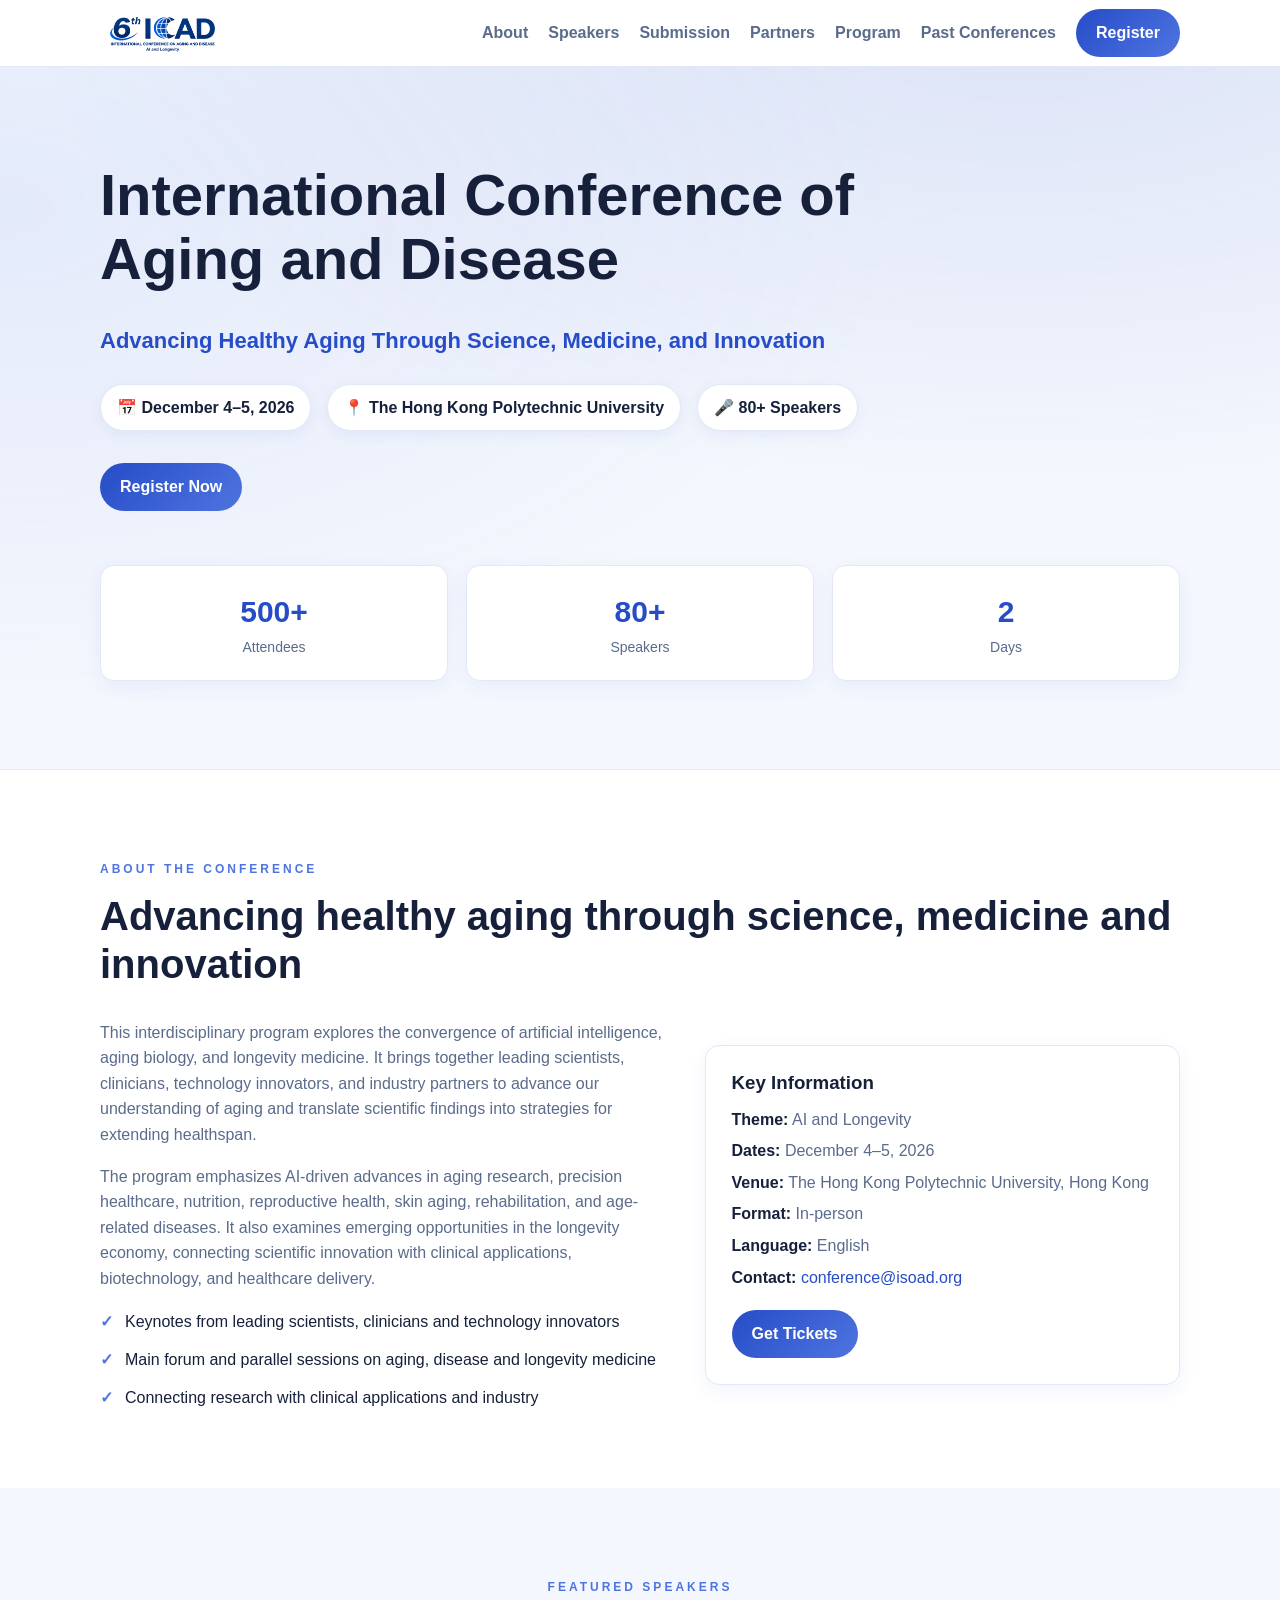
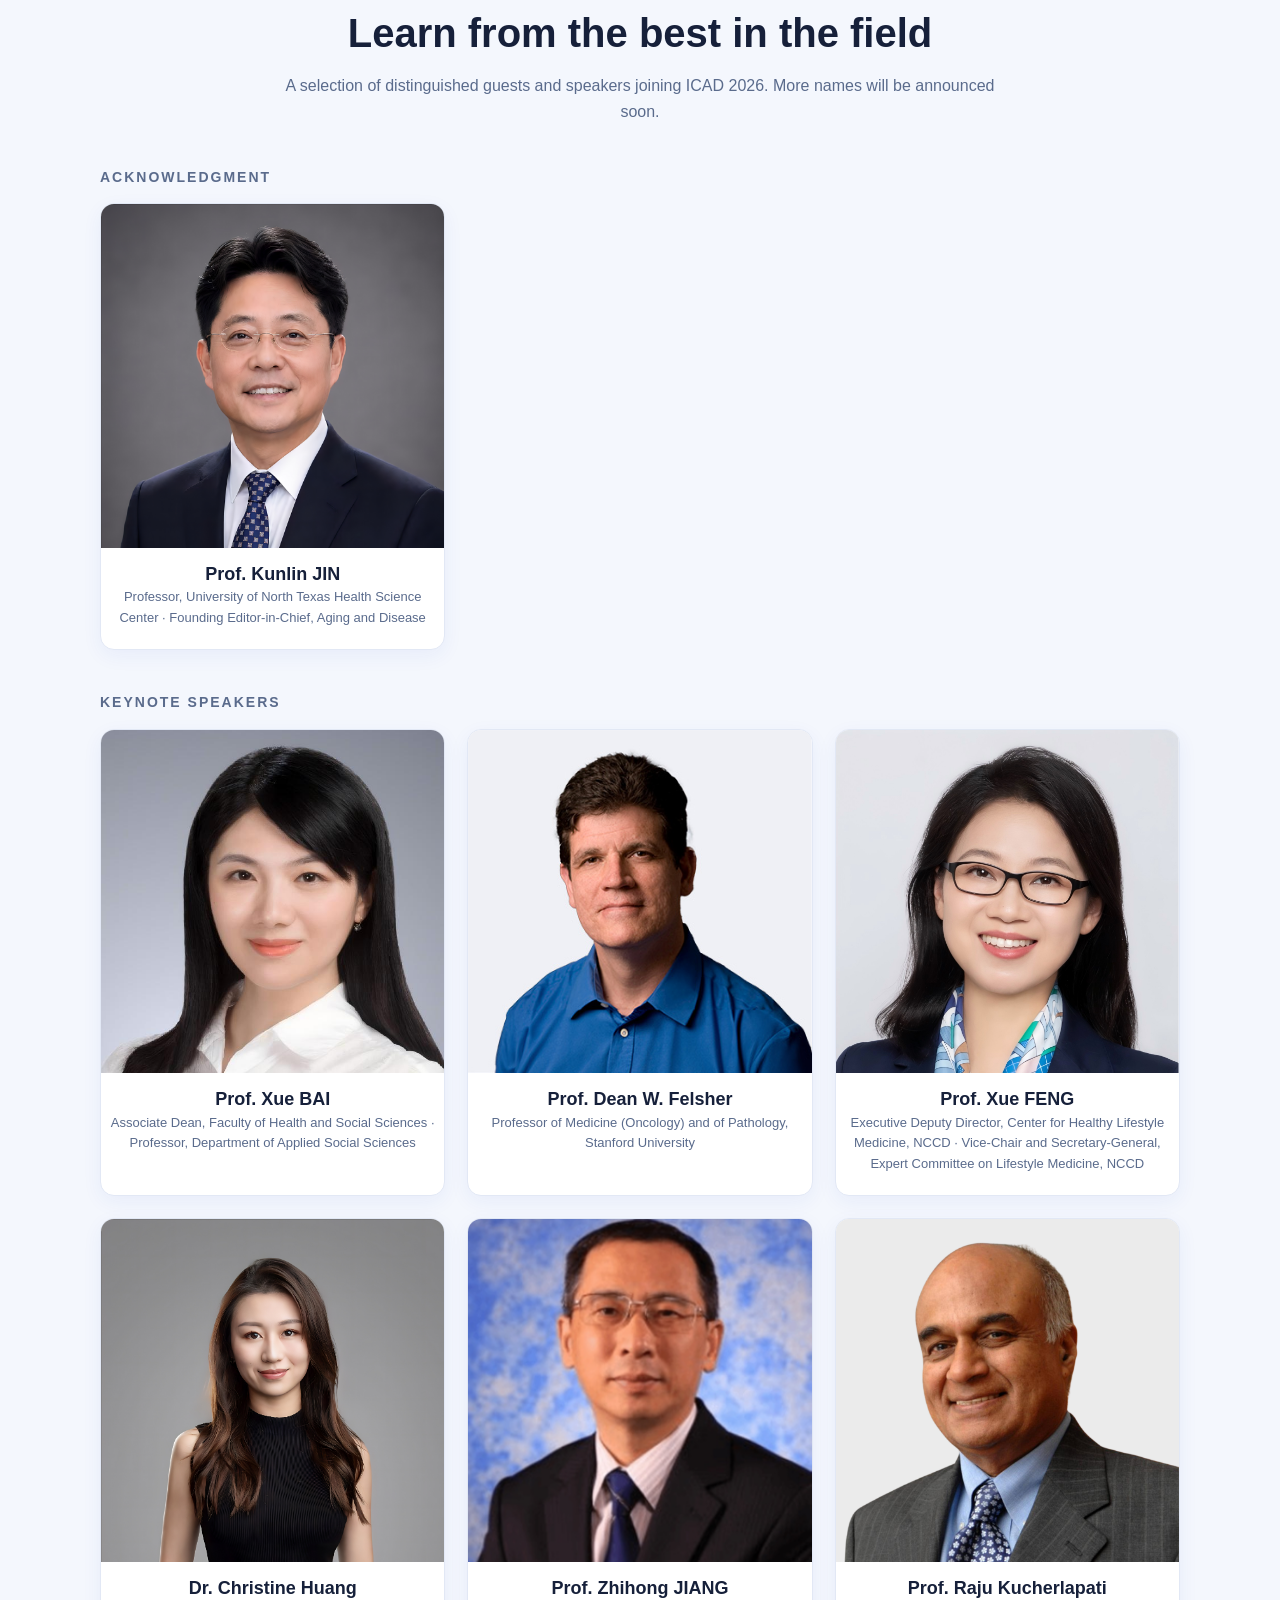
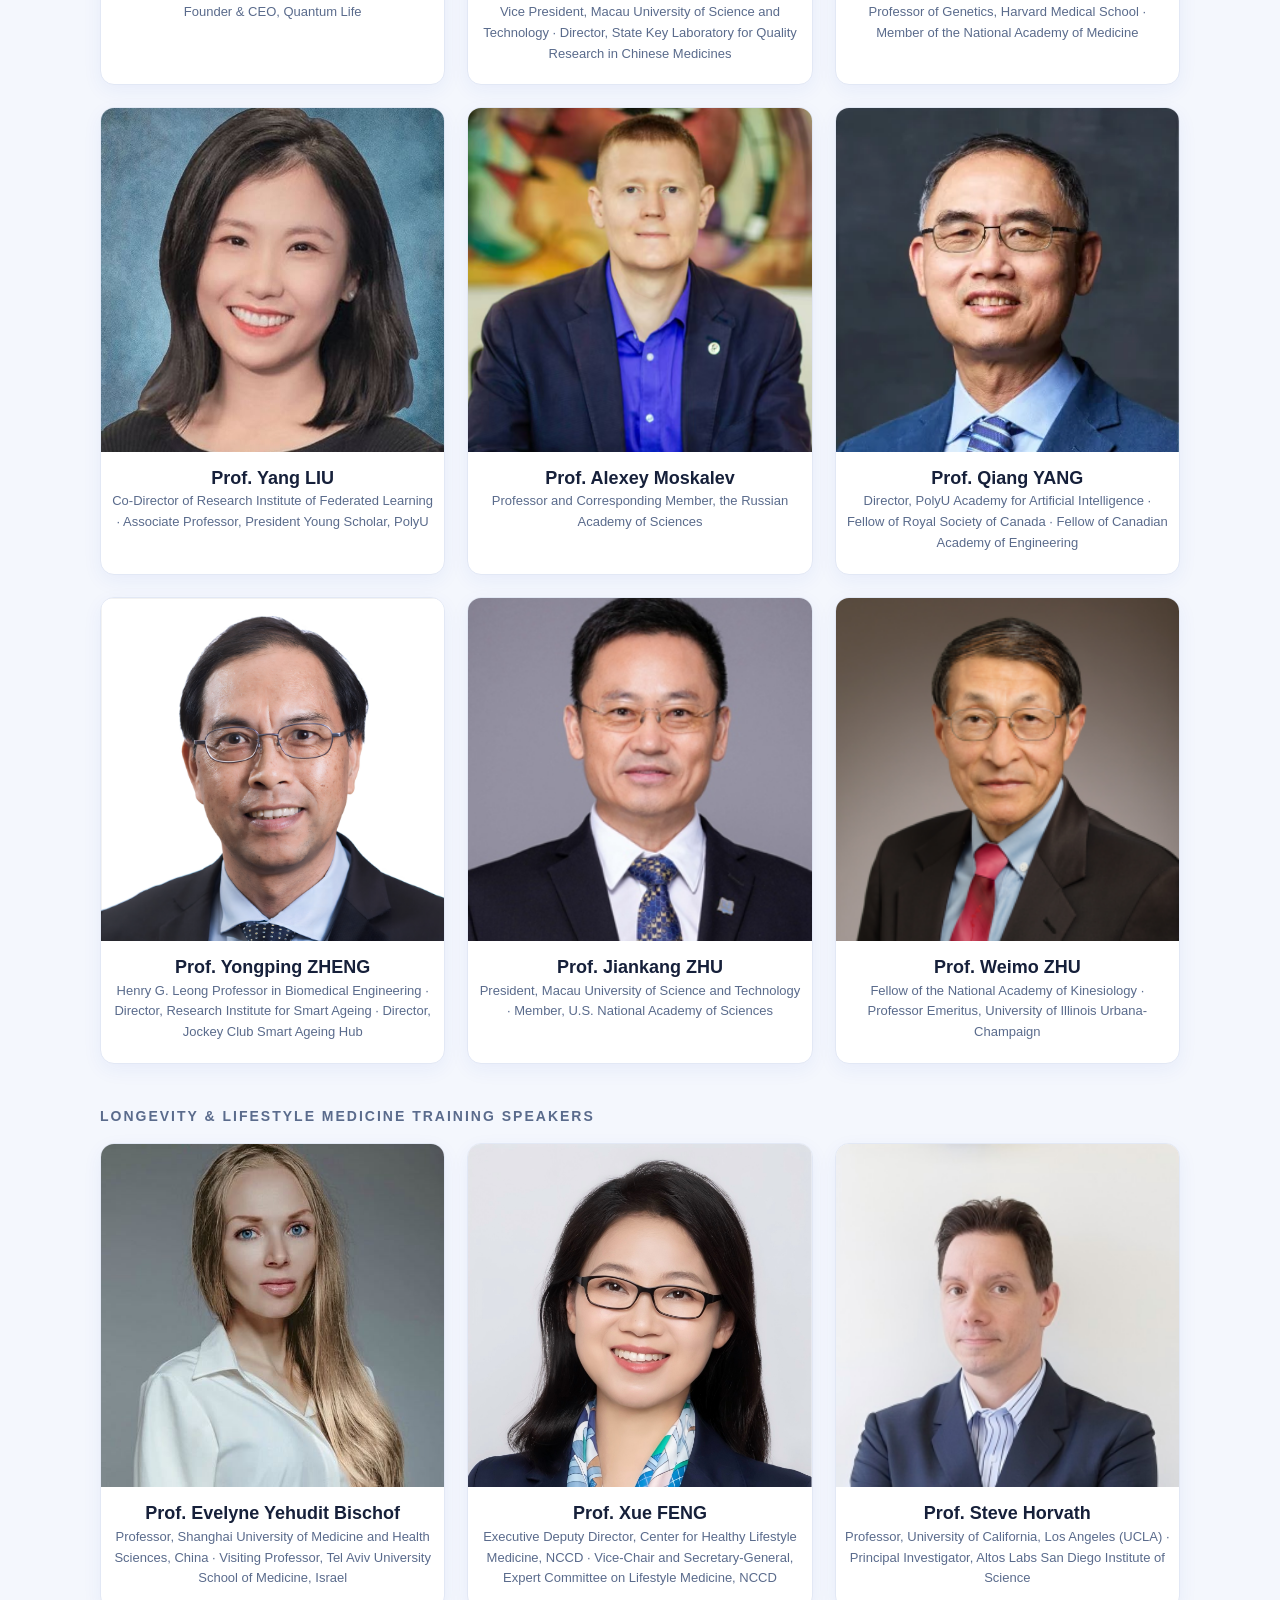
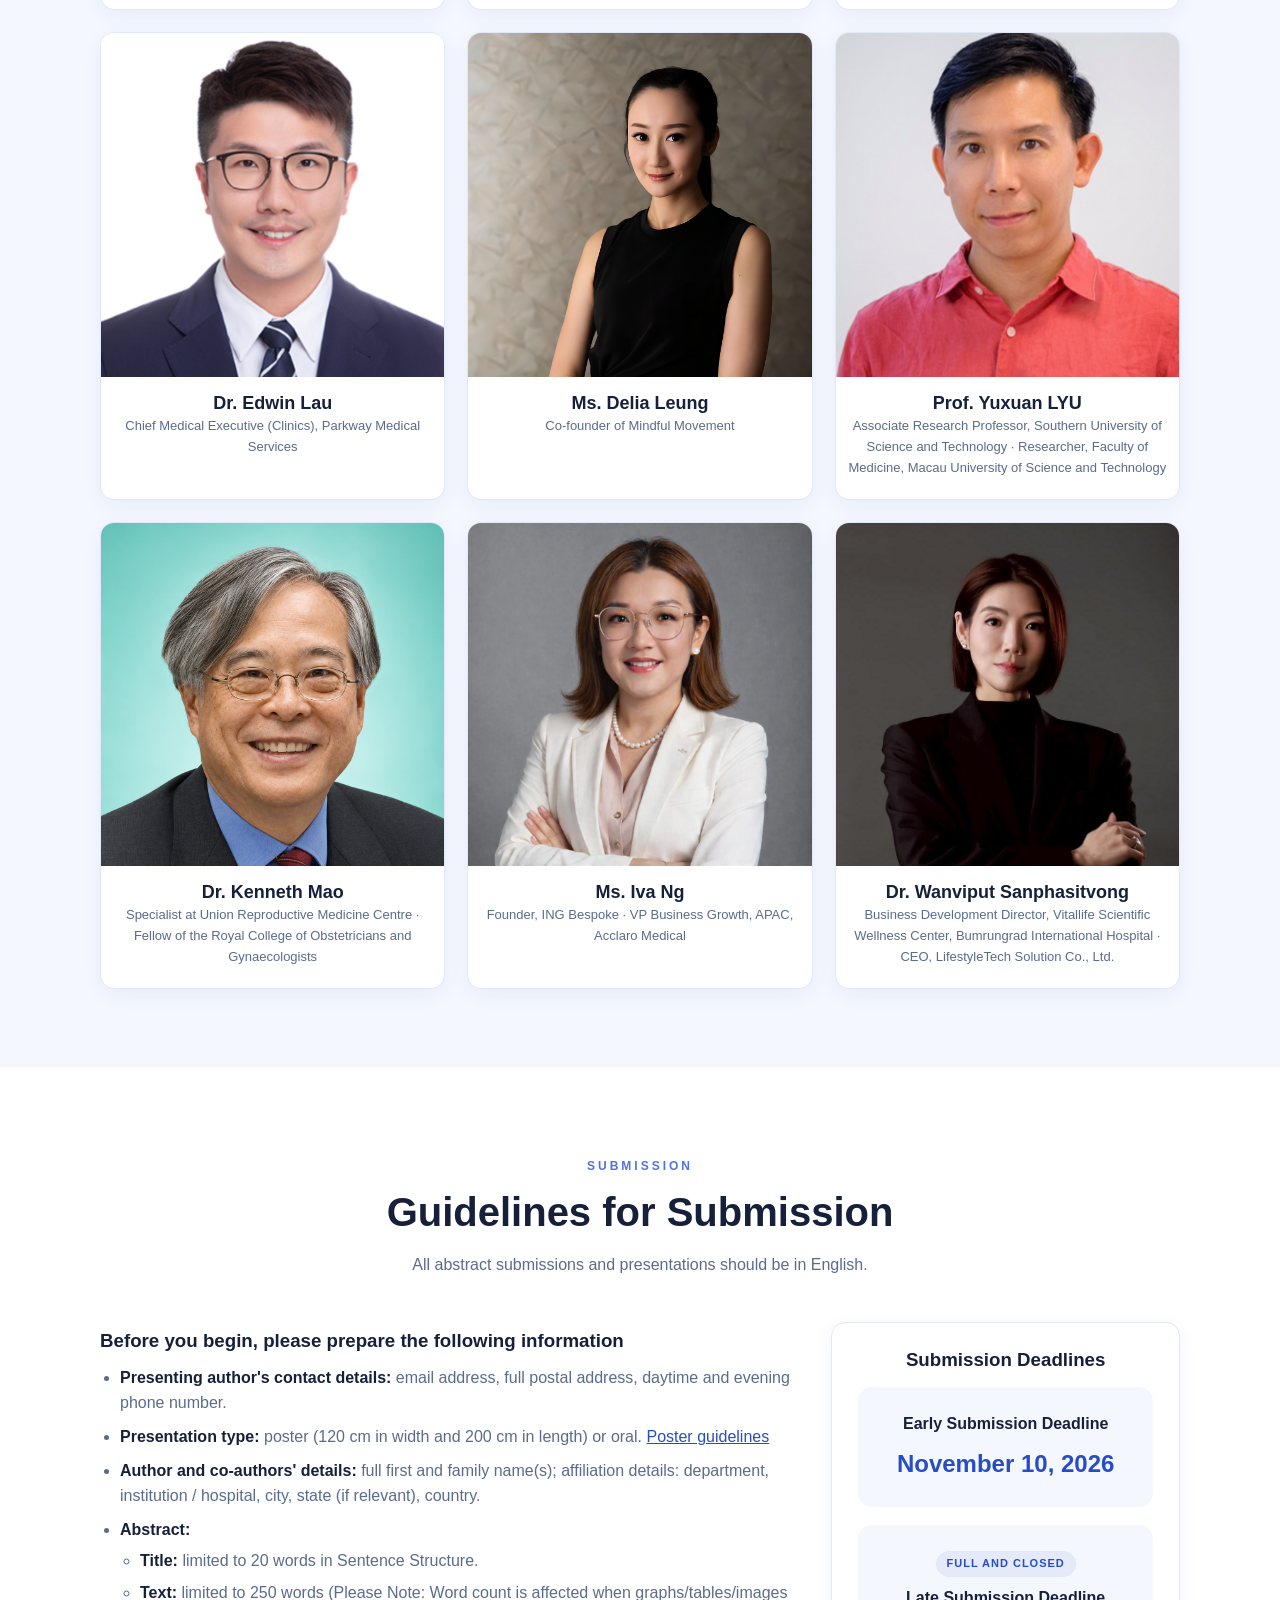
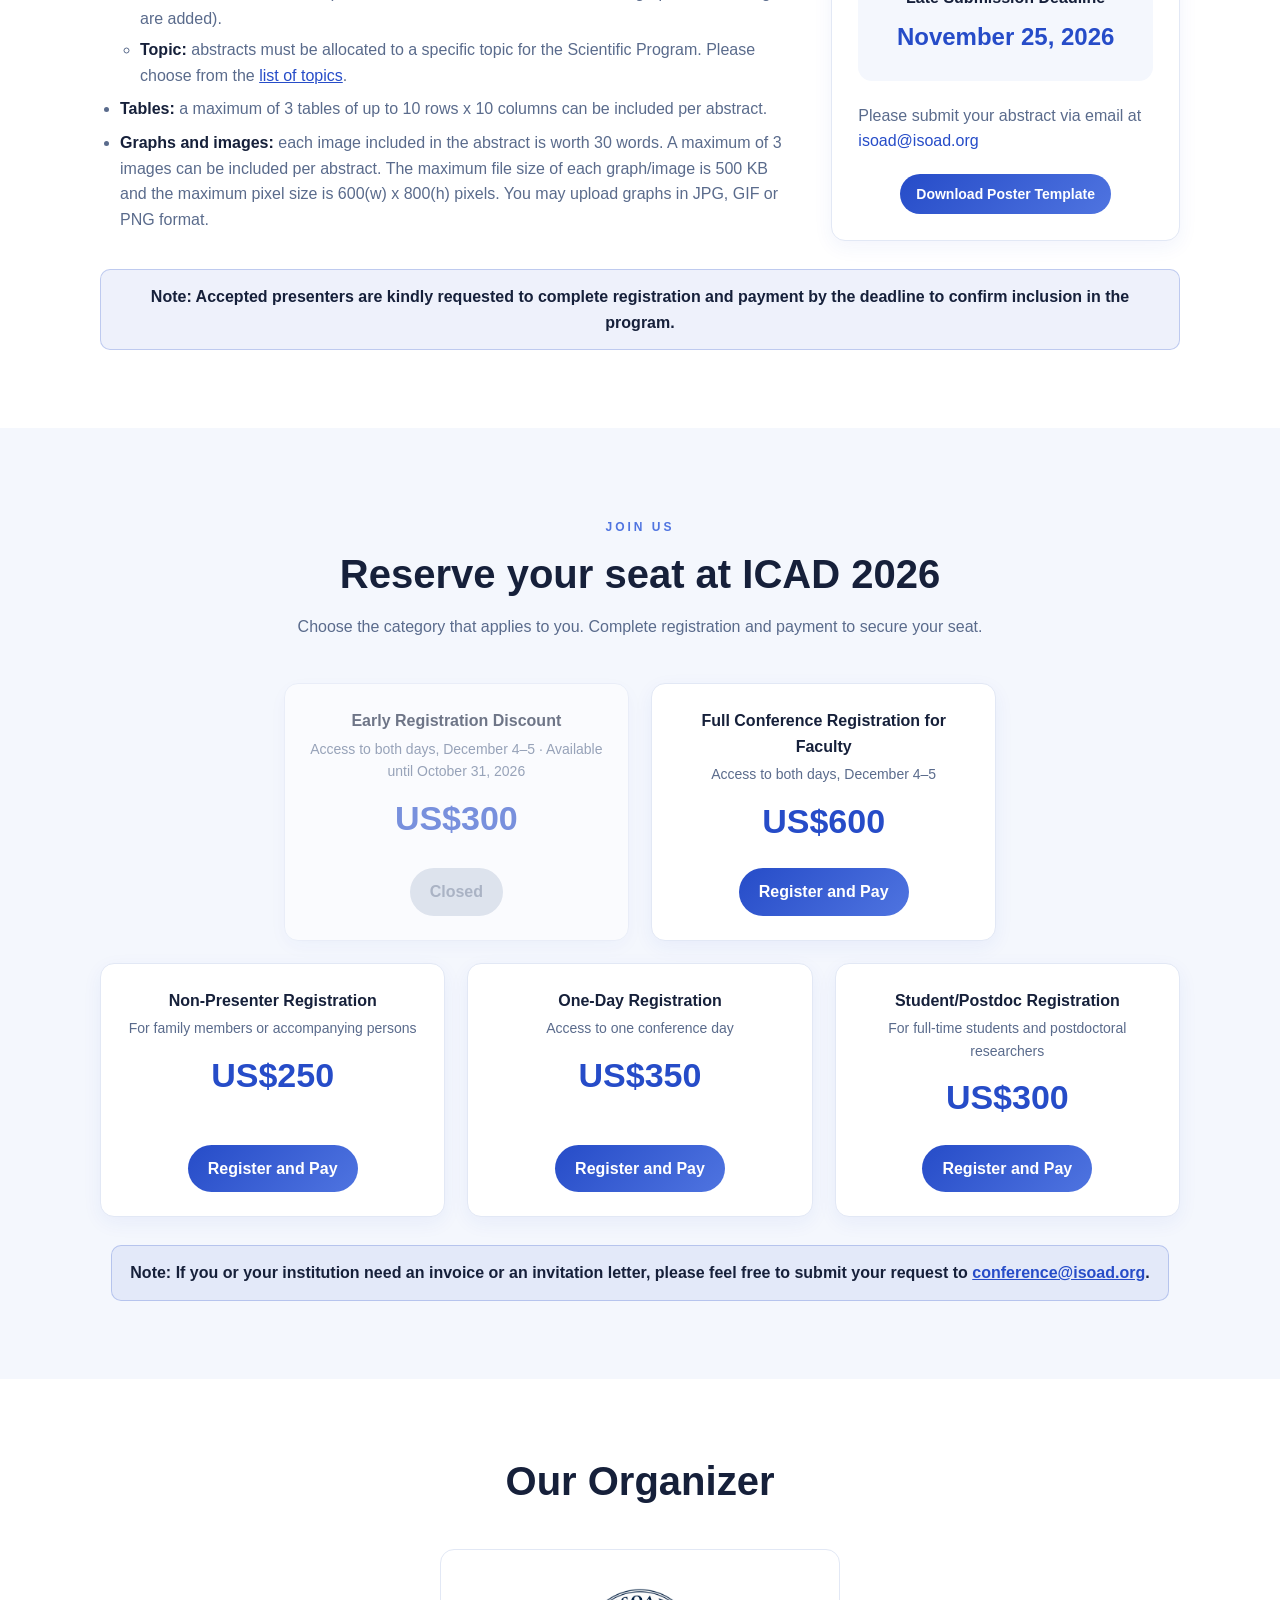
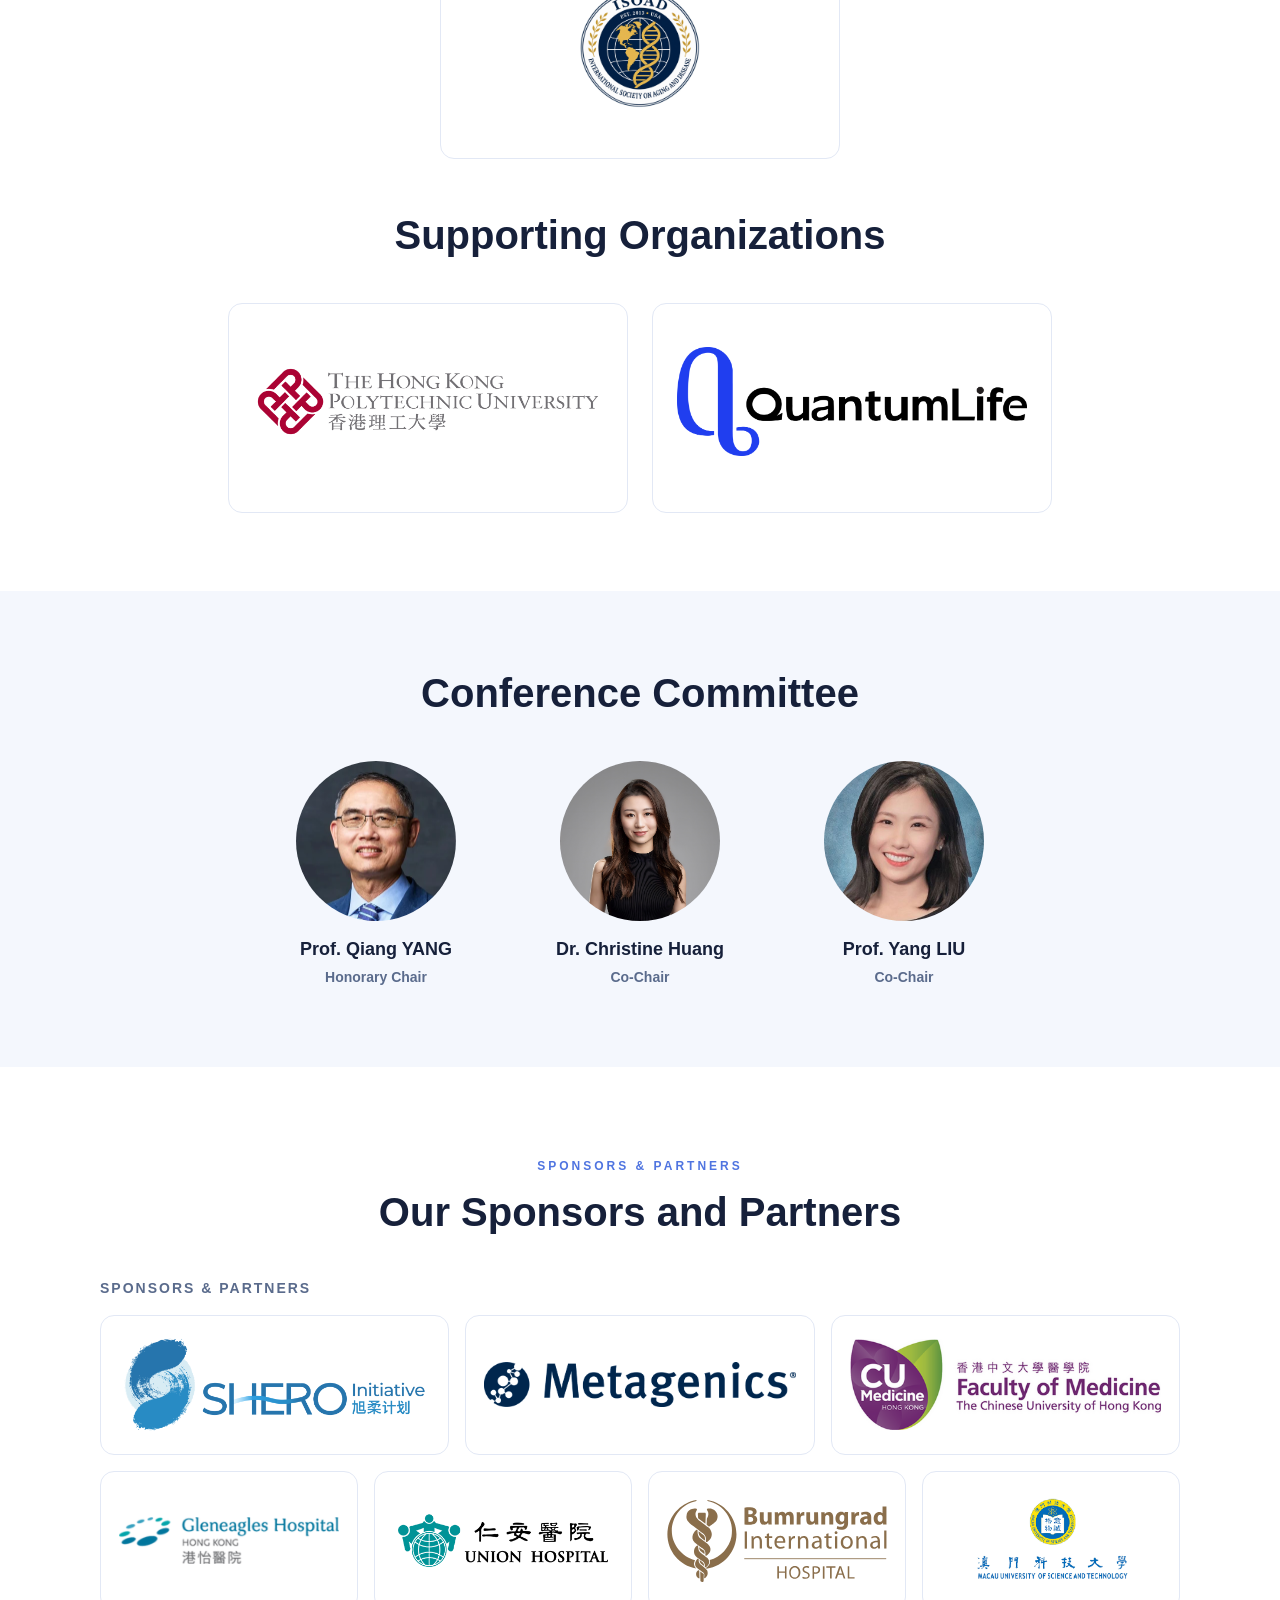
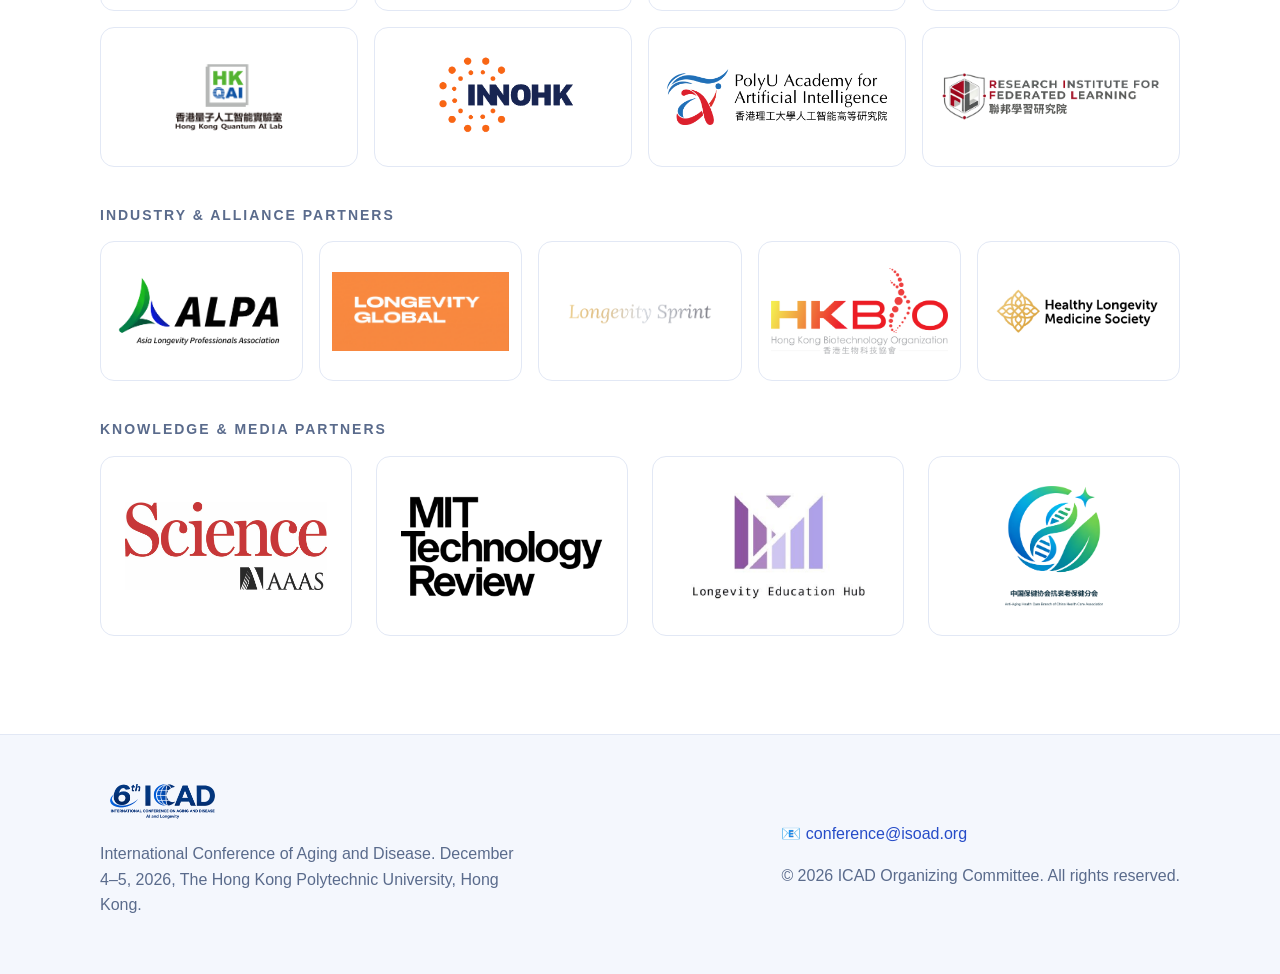
<file: index.html>
<!DOCTYPE html>
<html lang="en">
<head>
  <meta charset="UTF-8" />
  <meta name="viewport" content="width=device-width, initial-scale=1.0" />
  <title>ICAD 2026 — International Conference of Aging and Disease · AI and Longevity</title>
  <meta name="description" content="ICAD 2026: AI and Longevity — Advancing Healthy Aging Through Science, Medicine, and Innovation. December 4–5, 2026, The Hong Kong Polytechnic University, Hong Kong." />
  <link rel="stylesheet" href="css/style.css" />
</head>
<body>
  <!-- Header -->
  <header class="site-header">
    <div class="container nav">
      <a class="brand" href="index.html">
        <img class="brand-img" src="images/icon.png" alt="ICAD 2026" />
      </a>
      <button class="nav-toggle" aria-label="Toggle navigation" data-nav-toggle>☰</button>
      <ul class="nav-links" id="navLinks">
        <li><a href="#about">About</a></li>
        <li><a href="#speakers">Speakers</a></li>
        <li><a href="#submission">Submission</a></li>
        <li><a href="#organizers">Partners</a></li>
        <li><a href="program.html">Program</a></li>
        <li><a href="past.html">Past Conferences</a></li>
        <li><a href="#register" class="btn">Register</a></li>
      </ul>
    </div>
  </header>

  <!-- Hero -->
  <section class="hero">
    <div class="container">
      <!-- <p class="eyebrow">Theme · AI and Longevity</p> -->
      <h1>International Conference of<br />Aging and Disease</h1>
      <p class="hero-sub">Advancing Healthy Aging Through Science, Medicine, and Innovation</p>
      <div class="hero-meta">
        <span class="meta-pill">📅 December 4–5, 2026</span>
        <span class="meta-pill">📍 The Hong Kong Polytechnic University</span>
        <span class="meta-pill">🎤 80+ Speakers</span>
      </div>
      <div class="hero-actions">
        <a href="#register" class="btn">Register Now</a>
        <!-- <a href="program.html" class="btn ghost">View Program</a> -->
      </div>

      <div class="stats">
        <div class="stat"><div class="num">500+</div><div class="label">Attendees</div></div>
        <div class="stat"><div class="num">80+</div><div class="label">Speakers</div></div>
        <!-- <div class="stat"><div class="num">8</div><div class="label">Sessions</div></div> -->
        <div class="stat"><div class="num">2</div><div class="label">Days</div></div>
      </div>
    </div>
  </section>

  <!-- About -->
  <section id="about">
    <div class="container">
      <div class="about-head">
        <p class="eyebrow">About the Conference</p>
        <h2>Advancing healthy aging through science, medicine and innovation</h2>
      </div>
      <div class="about-grid">
        <div>
          <p class="muted" style="margin-top:0;">This interdisciplinary program explores the convergence of artificial intelligence, aging biology, and longevity medicine. It brings together leading scientists, clinicians, technology innovators, and industry partners to advance our understanding of aging and translate scientific findings into strategies for extending healthspan.</p>
          <p class="muted">The program emphasizes AI-driven advances in aging research, precision healthcare, nutrition, reproductive health, skin aging, rehabilitation, and age-related diseases. It also examines emerging opportunities in the longevity economy, connecting scientific innovation with clinical applications, biotechnology, and healthcare delivery.</p>
          <ul class="about-list">
            <li><span class="tick">✓</span><span>Keynotes from leading scientists, clinicians and technology innovators</span></li>
            <li><span class="tick">✓</span><span>Main forum and parallel sessions on aging, disease and longevity medicine</span></li>
            <li><span class="tick">✓</span><span>Connecting research with clinical applications and industry</span></li>
          </ul>
        </div>
        <div class="card" style="padding:26px;">
          <h3>Key Information</h3>
          <p class="muted" style="margin:6px 0;"><strong style="color:var(--text)">Theme:</strong> AI and Longevity</p>
          <p class="muted" style="margin:6px 0;"><strong style="color:var(--text)">Dates:</strong> December 4–5, 2026</p>
          <p class="muted" style="margin:6px 0;"><strong style="color:var(--text)">Venue:</strong> The Hong Kong Polytechnic University, Hong Kong</p>
          <p class="muted" style="margin:6px 0;"><strong style="color:var(--text)">Format:</strong> In-person</p>
          <p class="muted" style="margin:6px 0;"><strong style="color:var(--text)">Language:</strong> English</p>
          <p class="muted" style="margin:6px 0;"><strong style="color:var(--text)">Contact:</strong> <a href="mailto:conference@isoad.org">conference@isoad.org</a></p>
          <a href="#register" class="btn" style="margin-top:14px;">Get Tickets</a>
        </div>
      </div>
    </div>
  </section>

  <!-- Speakers -->
  <section id="speakers" style="background:var(--bg-soft);">
    <div class="container">
      <div class="section-head">
        <p class="eyebrow">Featured Speakers</p>
        <h2>Learn from the best in the field</h2>
        <p class="muted">A selection of distinguished guests and speakers joining ICAD 2026. More names will be announced soon.</p>
      </div>
      <div id="speakers-grid"></div>
    </div>
  </section>

  <!-- Submission -->
  <section id="submission">
    <div class="container">
      <div class="section-head">
        <p class="eyebrow">Submission</p>
        <h2>Guidelines for Submission</h2>
        <p class="muted">All abstract submissions and presentations should be in English.</p>
      </div>
      <div class="about-grid wide-left">
        <div>
          <h3>Before you begin, please prepare the following information</h3>
          <ul class="muted" style="margin:10px 0 0;padding-left:20px;display:grid;gap:8px;">
            <li><strong style="color:var(--text)">Presenting author's contact details:</strong> email address, full postal address, daytime and evening phone number.</li>
            <li><strong style="color:var(--text)">Presentation type:</strong> poster (120 cm in width and 200 cm in length) or oral. <button type="button" class="link-btn" popovertarget="poster-guidelines">Poster guidelines</button>
              <div id="poster-guidelines" class="topic-popover" popover>
                <div class="topic-popover-head">
                  <h3>Poster Template &amp; Submission</h3>
                  <button type="button" class="topic-popover-close" popovertarget="poster-guidelines" popovertargetaction="hide" aria-label="Close">×</button>
                </div>
                <ul>
                  <li><strong>Colour mode:</strong> CMYK.</li>
                  <li><strong>Resolution:</strong> 150–200 dpi at final size.</li>
                  <li><strong>File format:</strong> AI or PDF.</li>
                  <li><strong>Margins:</strong> follow the template; keep key content 2 cm from the edges and leave 80–100 mm clear at the bottom.</li>
                  <li><strong>File name:</strong> Applicant Name_Email_Topic_Title.</li>
                  <li><strong>Submission:</strong> email the poster artwork to <a href="mailto:conference@isoad.org">conference@isoad.org</a>.</li>
                  <li><strong>Deadline:</strong> 23:59, 26 November 2026 (Hong Kong time, UTC+8).</li>
                </ul>
                <a class="btn poster-template-btn" href="public/poster-template.ai" download>Download Poster Template</a>
              </div>
            </li>
            <li><strong style="color:var(--text)">Author and co-authors' details:</strong> full first and family name(s); affiliation details: department, institution / hospital, city, state (if relevant), country.</li>
            <li><strong style="color:var(--text)">Abstract:</strong>
              <ul style="margin:6px 0 0;padding-left:20px;display:grid;gap:6px;list-style:circle;">
                <li><strong style="color:var(--text)">Title:</strong> limited to 20 words in Sentence Structure.</li>
                <li><strong style="color:var(--text)">Text:</strong> limited to 250 words (Please Note: Word count is affected when graphs/tables/images are added).</li>
                <li><strong style="color:var(--text)">Topic:</strong> abstracts must be allocated to a specific topic for the Scientific Program. Please choose from the <button type="button" class="link-btn" popovertarget="topic-list">list of topics</button>.
                  <div id="topic-list" class="topic-popover" popover>
                    <div class="topic-popover-head">
                      <h3>Abstract Topics</h3>
                      <button type="button" class="topic-popover-close" popovertarget="topic-list" popovertargetaction="hide" aria-label="Close">×</button>
                    </div>
                    <ol>
                      <li>Artificial Intelligence in Aging Research</li>
                      <li>Applications of AI in Health Assessment, and Precision Medicine</li>
                      <li>Biology of Aging</li>
                      <li>Reproductive Longevity</li>
                      <li>Longevity &amp; Lifestyle Medicine</li>
                    </ol>
                  </div>
                </li>
              </ul>
            </li>
            <li><strong style="color:var(--text)">Tables:</strong> a maximum of 3 tables of up to 10 rows x 10 columns can be included per abstract.</li>
            <li><strong style="color:var(--text)">Graphs and images:</strong> each image included in the abstract is worth 30 words. A maximum of 3 images can be included per abstract. The maximum file size of each graph/image is 500 KB and the maximum pixel size is 600(w) x 800(h) pixels. You may upload graphs in JPG, GIF or PNG format.</li>
          </ul>
        </div>
        <div class="card" style="padding:26px;text-align:center;">
          <h3>Submission Deadlines</h3>
          <div class="grid" style="gap:18px;margin:16px 0 22px;">
            <div class="fee" style="background:var(--bg-soft);border-radius:var(--radius);"><div class="fee-type">Early Submission Deadline</div><div class="fee-price" style="font-size:24px;">November 10, 2026</div></div>
            <div class="fee" style="background:var(--bg-soft);border-radius:var(--radius);"><span class="tag">Full and closed</span><div class="fee-type">Late Submission Deadline</div><div class="fee-price" style="font-size:24px;">November 25, 2026</div></div>
          </div>
          <p class="muted" style="margin:0;text-align:left;">Please submit your abstract via email at <a href="mailto:isoad@isoad.org">isoad@isoad.org</a></p>
          <a class="btn poster-template-btn" href="public/poster-template.ai" download>Download Poster Template</a>
        </div>
      </div>
      <p class="important-note muted"><strong>Note:</strong> Accepted presenters are kindly requested to complete registration and payment by the deadline to confirm inclusion in the program.</p>
    </div>
  </section>

  <!-- Register -->
  <section id="register" style="background:var(--bg-soft);">
    <div class="container">
      <div class="section-head register-head">
        <p class="eyebrow">Join Us</p>
        <h2>Reserve your seat at ICAD 2026</h2>
        <p class="muted">Choose the category that applies to you. Complete registration and payment to secure your seat.</p>
      </div>

      <div class="grid tickets" id="tickets-grid"></div>
      <p class="important-note muted"><strong>Note:</strong> If you or your institution need an invoice or an invitation letter, please feel free to submit your request to <a href="mailto:conference@isoad.org">conference@isoad.org</a>.</p>
    </div>
  </section>

  <!-- Organizers -->
  <section id="organizers">
    <div class="container">
      <div class="section-head">
        <h2>Our Organizer</h2>
      </div>
      <div class="partner-logos organizer-logos organizer-logos-single">
        <a class="partner-logo organizer-logo" href="http://www.isoad.org/" target="_blank" rel="noopener noreferrer">
          <img src="images/organizer/isoad.png" alt="International Society on Aging and Disease" />
        </a>
      </div>
      <div id="supporting-organizations" class="organizer-subsection">
        <div class="section-head">
          <h2>Supporting Organizations</h2>
        </div>
        <div class="partner-logos organizer-logos">
          <a class="partner-logo organizer-logo" href="https://www.polyu.edu.hk/" target="_blank" rel="noopener noreferrer">
            <img src="images/organizer/polyu.png" alt="The Hong Kong Polytechnic University" />
          </a>
          <a class="partner-logo organizer-logo" href="https://quantumlife.tech/" target="_blank" rel="noopener noreferrer">
            <img src="images/sponsor/quantumlife.png" alt="Quantum Life" />
          </a>
        </div>
      </div>
    </div>
  </section>

  <!-- Conference Committee -->
  <section id="committee" style="background:var(--bg-soft);">
    <div class="container">
      <div class="section-head">
        <h2>Conference Committee</h2>
      </div>
      <div class="committee-grid">
        <article class="committee-person">
          <img src="images/speakers/yang-qiang.png" alt="Prof. Qiang YANG" />
          <h3>Prof. Qiang YANG</h3>
          <div class="committee-role">Honorary Chair</div>
        </article>
        <article class="committee-person">
          <img src="images/speakers/christine-huang.png" alt="Dr. Christine Huang" />
          <h3>Dr. Christine Huang</h3>
          <div class="committee-role">Co-Chair</div>
        </article>
        <article class="committee-person">
          <img src="images/speakers/liu-yang.png" alt="Prof. Yang LIU" />
          <h3>Prof. Yang LIU</h3>
          <div class="committee-role">Co-Chair</div>
        </article>
      </div>
    </div>
  </section>

  <!-- Sponsors -->
  <section id="sponsors">
    <div class="container">
      <div class="section-head">
        <p class="eyebrow">Sponsors &amp; Partners</p>
        <h2>Our Sponsors and Partners</h2>
      </div>
      <div id="partners" class="partners-block">
      <div class="partner-group">
        <h3>Sponsors &amp; Partners</h3>
        <div class="partner-logos partner-logos-combined">
          <div class="partner-logo"><img src="images/partner/shero.png" alt="SHERO" /></div>
          <div class="partner-logo"><img src="images/sponsor/metagenics.png" alt="Metagenics" /></div>
          <div class="partner-logo"><img src="images/sponsor/cuhk-medicine.png" alt="Faculty of Medicine, The Chinese University of Hong Kong" /></div>
          <div class="partner-logo"><img src="images/sponsor/gleneagles-hong-kong.png" alt="Gleneagles Hospital Hong Kong" /></div>
          <div class="partner-logo"><img src="images/sponsor/union-hospital.png" alt="Union Hospital" /></div>
          <div class="partner-logo"><img src="images/sponsor/bumrungrad-international-hospital.svg" alt="Vitallife Scientific Wellness Center, Bumrungrad International Hospital" /></div>
          <div class="partner-logo"><img src="images/partner/must.png" alt="Macau University of Science and Technology" /></div>
          <div class="partner-logo"><img src="images/partner/hkqai.png" alt="Hong Kong Quantum AI Lab" /></div>
          <div class="partner-logo"><img src="images/partner/innohk.png" alt="InnoHK" /></div>
          <div class="partner-logo"><img src="images/partner/paai.png" alt="PAAI" /></div>
          <div class="partner-logo"><img src="images/partner/rifl.png" alt="RIFL" /></div>
        </div>
      </div>
      <div class="partner-group partner-group-wide">
        <h3>Industry &amp; Alliance Partners</h3>
        <div class="partner-logos">
          <div class="partner-logo"><img src="images/partner/alpa.png" alt="Asia Longevity Professionals Association" /></div>
          <div class="partner-logo"><img src="images/partner/longevity-global.jpg" alt="Longevity Global" /></div>
          <div class="partner-logo"><img src="images/partner/longevity-sprint.png" alt="Longevity Sprint" /></div>
          <div class="partner-logo"><img src="images/partner/hkbio.png" alt="HKBIO" /></div>
          <div class="partner-logo"><img src="images/partner/healthy-longevity-medicine-society.png" alt="Healthy Longevity Medicine Society" /></div>
        </div>
      </div>
      <div class="partner-group">
        <h3>Knowledge &amp; Media Partners</h3>
        <div class="partner-logos">
          <div class="partner-logo"><img src="images/partner/science.png" alt="Science" /></div>
          <div class="partner-logo"><img src="images/partner/mit.png" alt="MIT" /></div>
          <div class="partner-logo"><img src="images/partner/longevity-education-hub.png" alt="Longevity Education Hub" /></div>
          <div class="partner-logo"><img src="images/partner/chca-anti-aging.png" alt="Anti-Aging Health Care Branch of China Health Care Association" /></div>
        </div>
      </div>
      </div>
    </div>
  </section>

  <footer class="site-footer">
    <div class="container footer-grid">
      <div>
        <a class="brand" href="index.html">
          <img class="brand-img" src="images/icon.png" alt="ICAD 2026" />
        </a>
        <p class="muted">International Conference of Aging and Disease. December 4–5, 2026, The Hong Kong Polytechnic University, Hong Kong.</p>
      </div>
      <div class="muted">
        <p>📧 <a href="mailto:conference@isoad.org">conference@isoad.org</a></p>
        <p>© 2026 ICAD Organizing Committee. All rights reserved.</p>
      </div>
    </div>
  </footer>

  <script src="js/config.js"></script>
  <script src="js/main.js"></script>
</body>
</html>
</file>
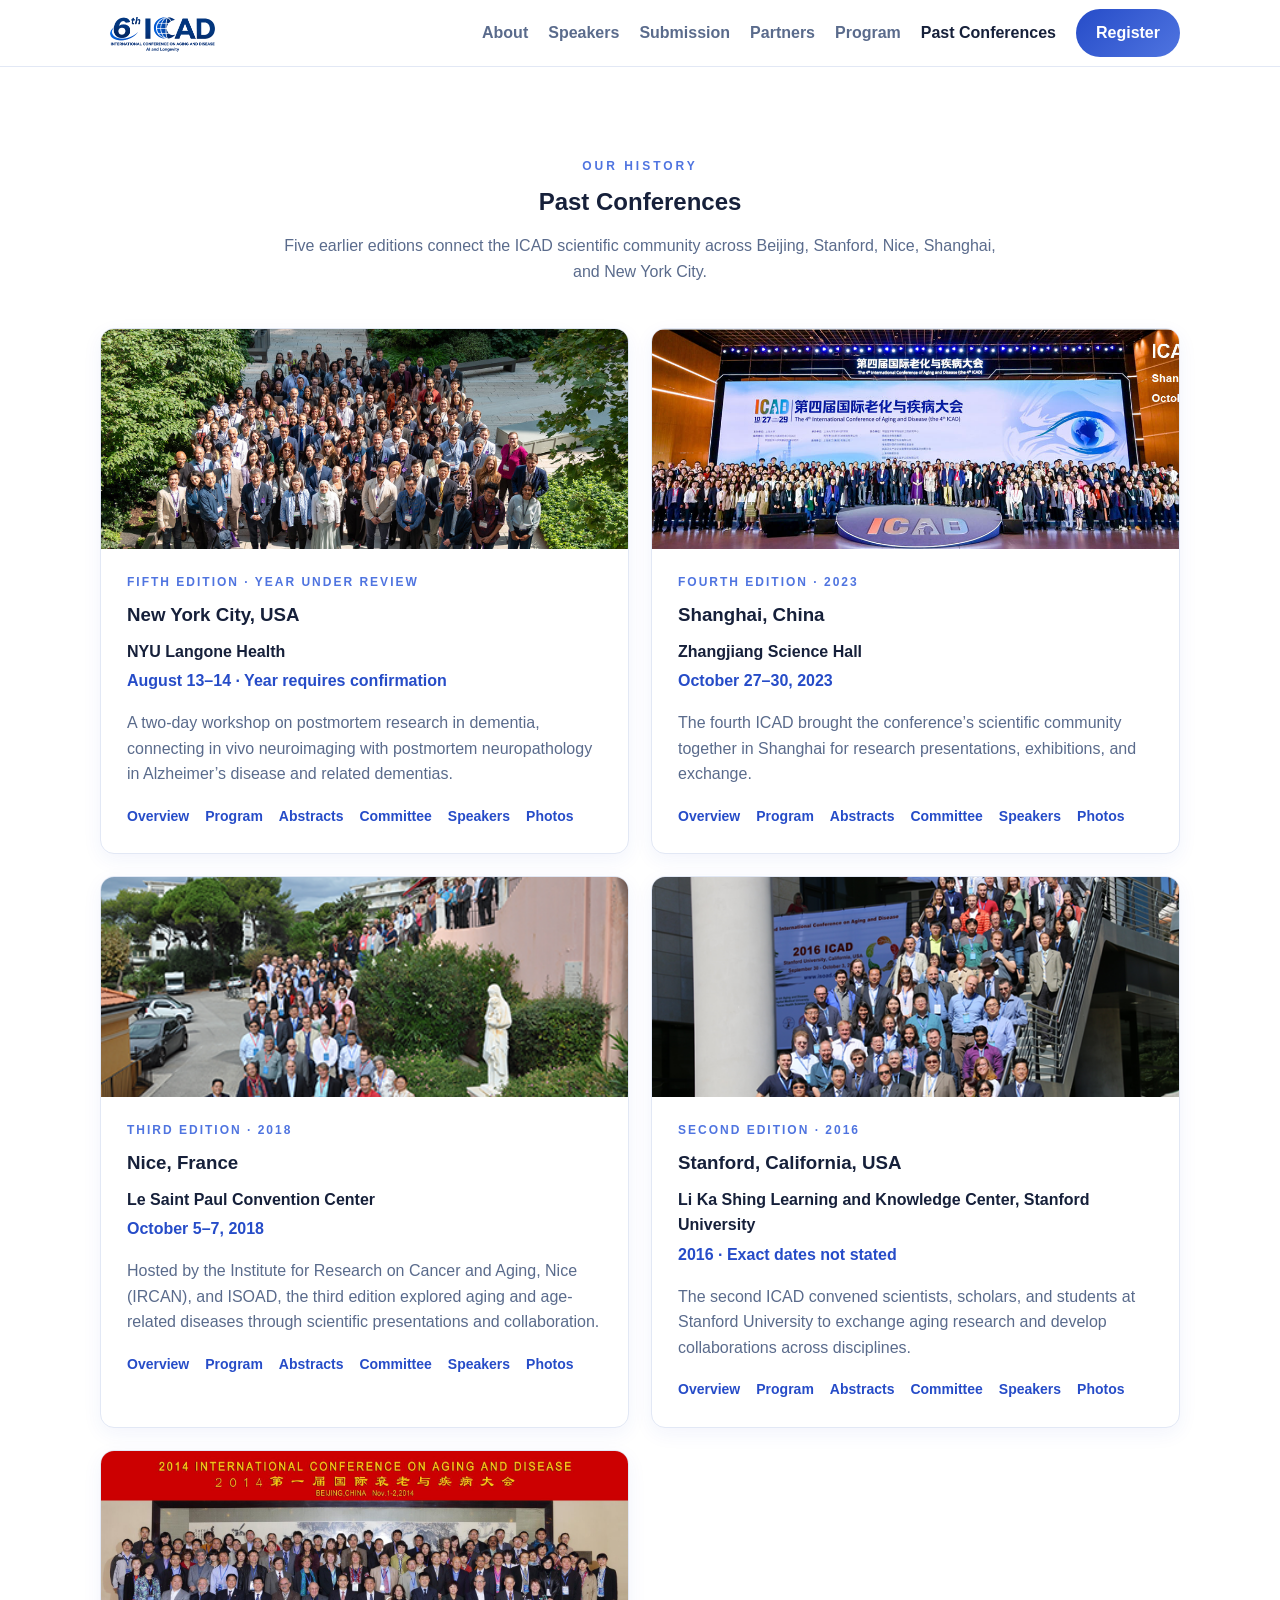
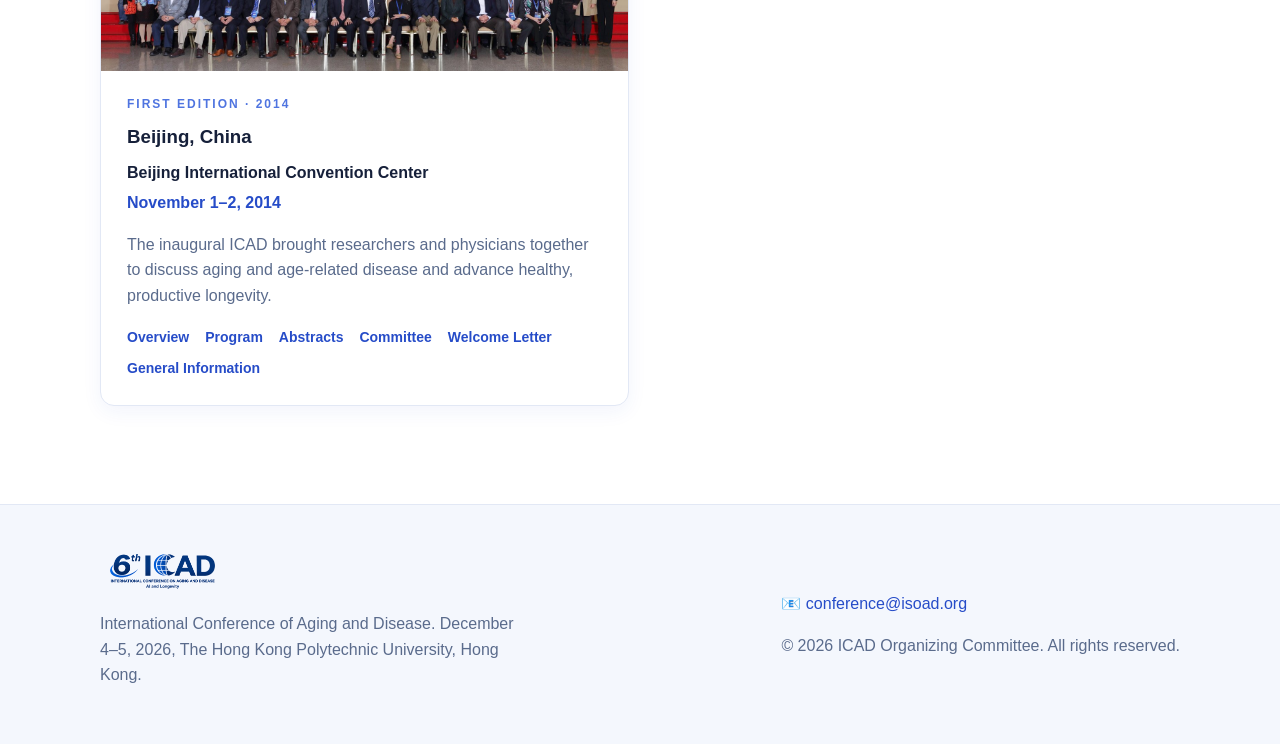
<file: past.html>
<!DOCTYPE html>
<html lang="en">
<head>
  <meta charset="UTF-8" />
  <meta name="viewport" content="width=device-width, initial-scale=1.0" />
  <title>Past Conferences · ICAD</title>
  <meta name="description" content="Explore previous editions of the International Conference of Aging and Disease." />
  <link rel="stylesheet" href="css/style.css" />
</head>
<body>
  <header class="site-header">
    <div class="container nav">
      <a class="brand" href="index.html">
        <img class="brand-img" src="images/icon.png" alt="ICAD 2026" />
      </a>
      <button class="nav-toggle" aria-label="Toggle navigation" data-nav-toggle>☰</button>
      <ul class="nav-links" id="navLinks">
        <li><a href="index.html#about">About</a></li>
        <li><a href="index.html#speakers">Speakers</a></li>
        <li><a href="index.html#submission">Submission</a></li>
        <li><a href="index.html#organizers">Partners</a></li>
        <li><a href="program.html">Program</a></li>
        <li><a href="past.html" class="active" aria-current="page">Past Conferences</a></li>
        <li><a href="index.html#register" class="btn">Register</a></li>
      </ul>
    </div>
  </header>

  <section>
    <div class="container">
      <div class="section-head">
        <p class="eyebrow">Our History</p>
        <h1>Past Conferences</h1>
        <p class="muted">Five earlier editions connect the ICAD scientific community across Beijing, Stanford, Nice, Shanghai, and New York City.</p>
      </div>

      <div class="past-grid">
        <article class="card past-card">
          <img class="past-photo" src="images/past/fifth.jpg" alt="Fifth ICAD conference in New York City" loading="lazy" width="1440" height="1080" />
          <p class="edition">Fifth Edition · Year Under Review</p>
          <h3>New York City, USA</h3>
          <p class="venue">NYU Langone Health</p>
          <p class="date">August 13–14 · Year requires confirmation</p>
          <p class="muted">A two-day workshop on postmortem research in dementia, connecting in vivo neuroimaging with postmortem neuropathology in Alzheimer’s disease and related dementias.</p>
          <div class="past-links">
            <a href="http://isoad.org/Data/View/906" target="_blank" rel="noopener noreferrer">Overview</a>
            <a href="http://isoad.org/Data/View/910" target="_blank" rel="noopener noreferrer">Program</a>
            <a href="http://isoad.org/Data/View/909" target="_blank" rel="noopener noreferrer">Abstracts</a>
            <a href="http://isoad.org/Data/View/911" target="_blank" rel="noopener noreferrer">Committee</a>
            <a href="http://isoad.org/Data/View/908" target="_blank" rel="noopener noreferrer">Speakers</a>
            <a href="http://isoad.org/Data/View/907" target="_blank" rel="noopener noreferrer">Photos</a>
          </div>
        </article>

        <article class="card past-card">
          <img class="past-photo" src="images/past/shanghai.jpg" alt="Fourth ICAD conference in Shanghai" loading="lazy" width="1375" height="419" />
          <p class="edition">Fourth Edition · 2023</p>
          <h3>Shanghai, China</h3>
          <p class="venue">Zhangjiang Science Hall</p>
          <p class="date">October 27–30, 2023</p>
          <p class="muted">The fourth ICAD brought the conference’s scientific community together in Shanghai for research presentations, exhibitions, and exchange.</p>
          <div class="past-links">
            <a href="http://isoad.org/Data/View/882" target="_blank" rel="noopener noreferrer">Overview</a>
            <a href="http://isoad.org/Data/View/900" target="_blank" rel="noopener noreferrer">Program</a>
            <a href="http://isoad.org/Data/View/903" target="_blank" rel="noopener noreferrer">Abstracts</a>
            <a href="http://isoad.org/Data/View/902" target="_blank" rel="noopener noreferrer">Committee</a>
            <a href="http://isoad.org/Data/View/898" target="_blank" rel="noopener noreferrer">Speakers</a>
            <a href="http://isoad.org/Data/View/904" target="_blank" rel="noopener noreferrer">Photos</a>
          </div>
        </article>

        <article class="card past-card">
          <img class="past-photo" src="images/past/nice.png" alt="Third ICAD conference in Nice" loading="lazy" width="428" height="284" />
          <p class="edition">Third Edition · 2018</p>
          <h3>Nice, France</h3>
          <p class="venue">Le Saint Paul Convention Center</p>
          <p class="date">October 5–7, 2018</p>
          <p class="muted">Hosted by the Institute for Research on Cancer and Aging, Nice (IRCAN), and ISOAD, the third edition explored aging and age-related diseases through scientific presentations and collaboration.</p>
          <div class="past-links">
            <a href="http://isoad.org/Data/View/851" target="_blank" rel="noopener noreferrer">Overview</a>
            <a href="http://isoad.org/Data/View/885" target="_blank" rel="noopener noreferrer">Program</a>
            <a href="http://isoad.org/Data/View/886" target="_blank" rel="noopener noreferrer">Abstracts</a>
            <a href="http://isoad.org/Data/View/887" target="_blank" rel="noopener noreferrer">Committee</a>
            <a href="http://isoad.org/Data/View/888" target="_blank" rel="noopener noreferrer">Speakers</a>
            <a href="http://isoad.org/Data/View/889" target="_blank" rel="noopener noreferrer">Photos</a>
          </div>
        </article>

        <article class="card past-card">
          <img class="past-photo" src="images/past/stanford.png" alt="Second ICAD conference at Stanford University" loading="lazy" width="576" height="384" />
          <p class="edition">Second Edition · 2016</p>
          <h3>Stanford, California, USA</h3>
          <p class="venue">Li Ka Shing Learning and Knowledge Center, Stanford University</p>
          <p class="date">2016 · Exact dates not stated</p>
          <p class="muted">The second ICAD convened scientists, scholars, and students at Stanford University to exchange aging research and develop collaborations across disciplines.</p>
          <div class="past-links">
            <a href="http://isoad.org/Data/View/821" target="_blank" rel="noopener noreferrer">Overview</a>
            <a href="http://isoad.org/Data/View/874" target="_blank" rel="noopener noreferrer">Program</a>
            <a href="http://isoad.org/Data/View/877" target="_blank" rel="noopener noreferrer">Abstracts</a>
            <a href="http://isoad.org/Data/View/873" target="_blank" rel="noopener noreferrer">Committee</a>
            <a href="http://isoad.org/Data/View/872" target="_blank" rel="noopener noreferrer">Speakers</a>
            <a href="http://isoad.org/Data/View/861" target="_blank" rel="noopener noreferrer">Photos</a>
          </div>
        </article>

        <article class="card past-card">
          <img class="past-photo" src="images/past/beijing.jpg" alt="First ICAD conference in Beijing" loading="lazy" width="1600" height="640" />
          <p class="edition">First Edition · 2014</p>
          <h3>Beijing, China</h3>
          <p class="venue">Beijing International Convention Center</p>
          <p class="date">November 1–2, 2014</p>
          <p class="muted">The inaugural ICAD brought researchers and physicians together to discuss aging and age-related disease and advance healthy, productive longevity.</p>
          <div class="past-links">
            <a href="http://isoad.org/Data/View/852" target="_blank" rel="noopener noreferrer">Overview</a>
            <a href="http://isoad.org/Data/View/859" target="_blank" rel="noopener noreferrer">Program</a>
            <a href="http://isoad.org/Data/View/860" target="_blank" rel="noopener noreferrer">Abstracts</a>
            <a href="http://isoad.org/Data/View/858" target="_blank" rel="noopener noreferrer">Committee</a>
            <a href="http://isoad.org/Data/View/856" target="_blank" rel="noopener noreferrer">Welcome Letter</a>
            <a href="http://isoad.org/Data/View/857" target="_blank" rel="noopener noreferrer">General Information</a>
          </div>
        </article>
      </div>

     </div>
  </section>

  <footer class="site-footer">
    <div class="container footer-grid">
      <div>
        <a class="brand" href="index.html">
          <img class="brand-img" src="images/icon.png" alt="ICAD 2026" />
        </a>
        <p class="muted">International Conference of Aging and Disease. December 4–5, 2026, The Hong Kong Polytechnic University, Hong Kong.</p>
      </div>
      <div class="muted">
        <p>📧 <a href="mailto:conference@isoad.org">conference@isoad.org</a></p>
        <p>© 2026 ICAD Organizing Committee. All rights reserved.</p>
      </div>
    </div>
  </footer>

  <script src="js/main.js"></script>
</body>
</html>
</file>
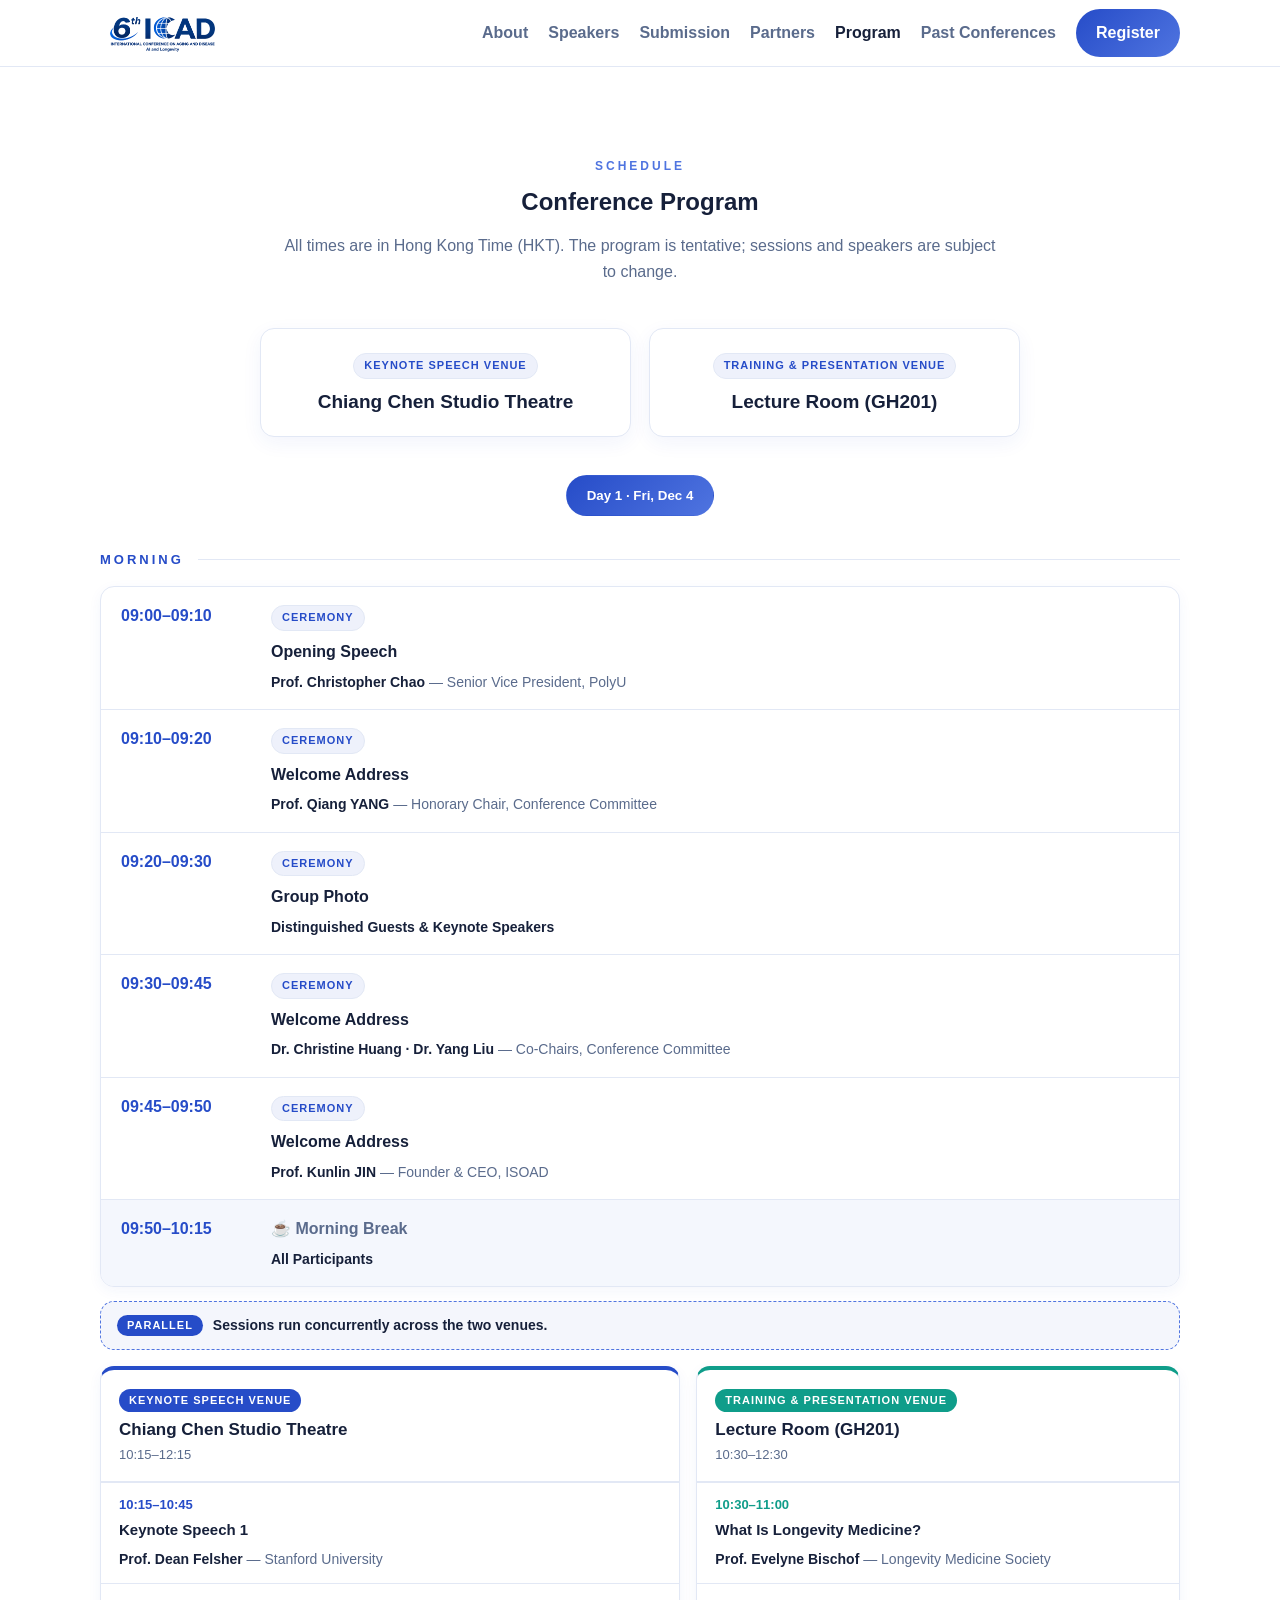
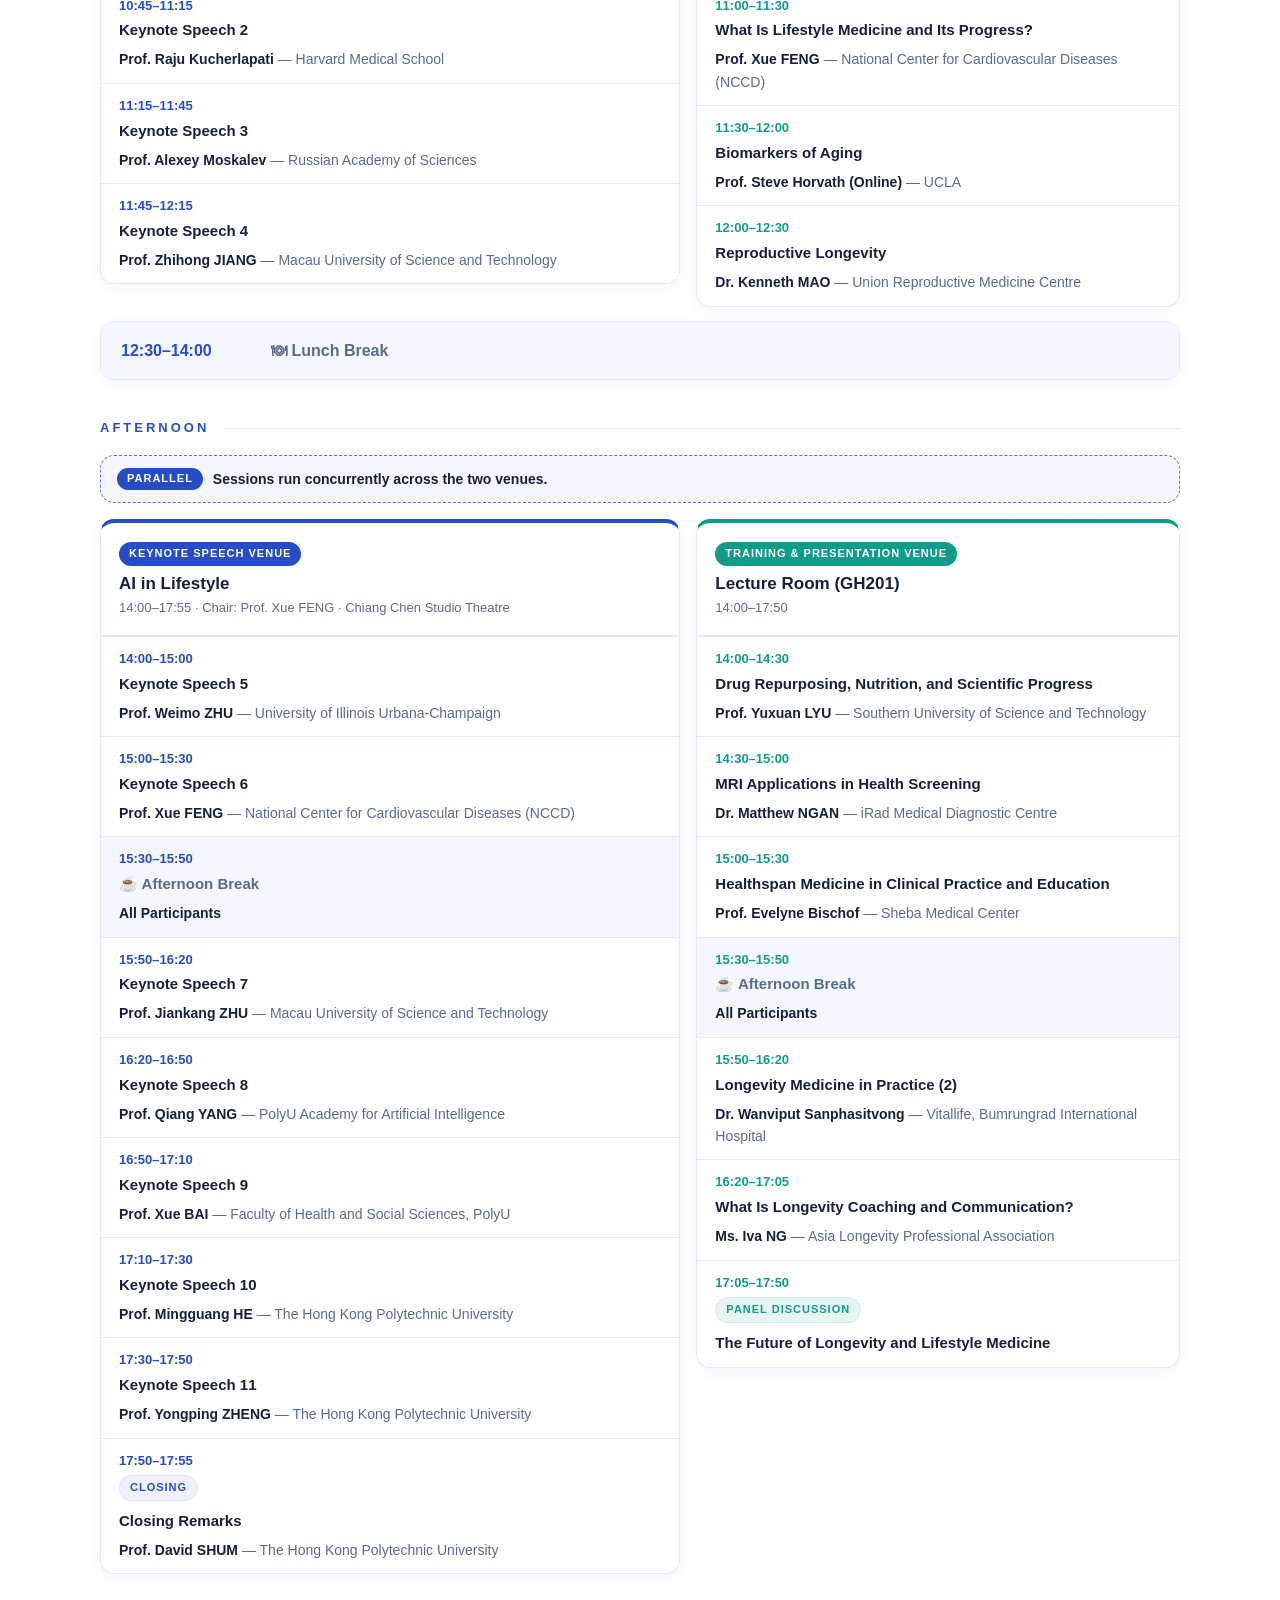
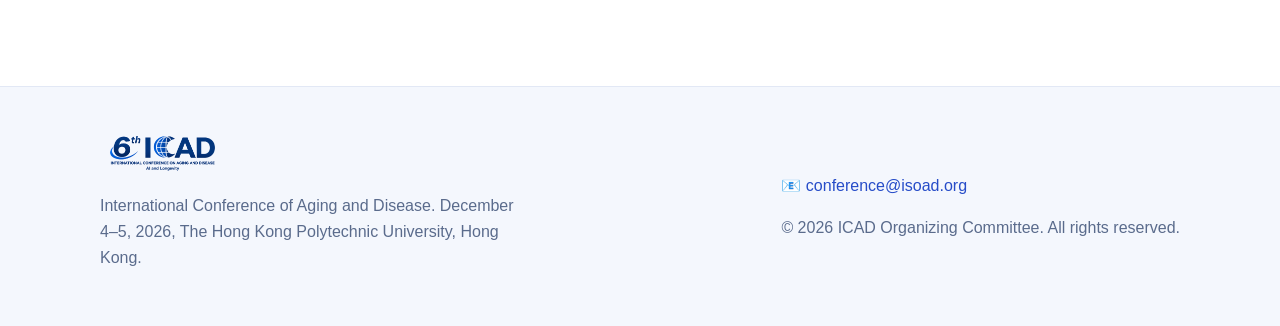
<file: program.html>
<!DOCTYPE html>
<html lang="en">
<head>
  <meta charset="UTF-8" />
  <meta name="viewport" content="width=device-width, initial-scale=1.0" />
  <title>Program — ICAD 2026</title>
  <meta name="description" content="Two-day program, venues, and schedule for ICAD 2026." />
  <link rel="stylesheet" href="css/style.css" />
</head>
<body>
  <header class="site-header">
    <div class="container nav">
      <a class="brand" href="index.html">
        <img class="brand-img" src="images/icon.png" alt="ICAD 2026" />
      </a>
      <button class="nav-toggle" aria-label="Toggle navigation" data-nav-toggle>☰</button>
      <ul class="nav-links" id="navLinks">
        <li><a href="index.html#about">About</a></li>
        <li><a href="index.html#speakers">Speakers</a></li>
        <li><a href="index.html#submission">Submission</a></li>
        <li><a href="index.html#organizers">Partners</a></li>
        <li><a href="program.html" class="active" aria-current="page">Program</a></li>
        <li><a href="past.html">Past Conferences</a></li>
        <li><a href="index.html#register" class="btn">Register</a></li>
      </ul>
    </div>
  </header>

  <section>
    <div class="container">
      <div class="section-head">
        <p class="eyebrow">Schedule</p>
        <h1>Conference Program</h1>
        <p class="muted">All times are in Hong Kong Time (HKT). The program is tentative; sessions and speakers are subject to change.</p>
      </div>

      <div class="program-venues" aria-label="Conference venues">
        <div class="card program-venue">
          <span class="tag">Keynote Speech Venue</span>
          <h3>Chiang Chen Studio Theatre</h3>
        </div>
        <div class="card program-venue">
          <span class="tag">Training &amp; Presentation Venue</span>
          <h3>Lecture Room (GH201)</h3>
        </div>
      </div>

      <div class="day-tabs" id="program-tabs"></div>
      <div id="program-days"></div>
    </div>
  </section>

  <footer class="site-footer">
    <div class="container footer-grid">
      <div>
        <a class="brand" href="index.html">
          <img class="brand-img" src="images/icon.png" alt="ICAD 2026" />
        </a>
        <p class="muted">International Conference of Aging and Disease. December 4–5, 2026, The Hong Kong Polytechnic University, Hong Kong.</p>
      </div>
      <div class="muted">
        <p>📧 <a href="mailto:conference@isoad.org">conference@isoad.org</a></p>
        <p>© 2026 ICAD Organizing Committee. All rights reserved.</p>
      </div>
    </div>
  </footer>

  <script src="js/config.js"></script>
  <script src="js/main.js"></script>
</body>
</html>
</file>
<file: css/style.css>
:root {
  --bg: #ffffff;
  --bg-soft: #f4f7fd;
  --card: #ffffff;
  --text: #16203a;
  --muted: #5a6b8c;
  --brand: #264CC8;
  --brand-2: #4f74e0;
  --accent: #264CC8;
  --border: #e2e8f5;
  --radius: 14px;
  --shadow: 0 10px 30px rgba(38, 76, 200, .12);
  --max: 1120px;
}

* { box-sizing: border-box; }

html { scroll-behavior: smooth; }

body {
  margin: 0;
  font-family: "Segoe UI", Roboto, Helvetica, Arial, sans-serif;
  color: var(--text);
  background: var(--bg);
  line-height: 1.6;
}

a { color: var(--brand); text-decoration: none; }
a:hover { color: var(--brand-2); }

img { max-width: 100%; display: block; }

.container { width: 100%; max-width: var(--max); margin: 0 auto; padding: 0 20px; }

/* Header / Nav */
.site-header {
  position: sticky; top: 0; z-index: 50;
  background: rgba(255, 255, 255, .9);
  backdrop-filter: blur(10px);
  border-bottom: 1px solid var(--border);
}
.nav { display: flex; align-items: center; justify-content: space-between; height: 66px; }
.brand { display: flex; align-items: center; gap: 10px; font-weight: 800; letter-spacing: .3px; color: var(--text); }
.brand .logo {
  width: 34px; height: 34px; border-radius: 9px;
  background: linear-gradient(135deg, var(--brand), var(--brand-2));
  display: grid; place-items: center; font-size: 15px; color: #ffffff; font-weight: 900;
}
.brand .brand-img { height: 50px; width: auto; }
.nav-links { display: flex; align-items: center; gap: 20px; list-style: none; margin: 0; padding: 0; }
.nav-links a { color: var(--muted); font-weight: 600; }
.nav-links a:hover, .nav-links a.active { color: var(--text); }
.nav-toggle { display: none; background: none; border: 1px solid var(--border); color: var(--text); border-radius: 8px; padding: 8px 10px; cursor: pointer; }

.btn {
  display: inline-block; padding: 11px 20px; border-radius: 999px; font-weight: 700;
  background: linear-gradient(135deg, var(--brand), var(--brand-2)); color: #ffffff !important;
  border: none; cursor: pointer; transition: transform .15s ease, box-shadow .15s ease;
}
.btn:hover { transform: translateY(-2px); box-shadow: var(--shadow); color: #ffffff !important; }
.btn.ghost { background: transparent; color: var(--text) !important; border: 1px solid var(--border); }

/* Sections */
section { padding: 78px 0; }
.section-head { text-align: center; max-width: 720px; margin: 0 auto 44px; }
.register-head { max-width: 900px; }
.eyebrow { text-transform: uppercase; letter-spacing: 3px; font-size: 12px; color: var(--brand-2); font-weight: 800; }
h1, h2, h3 { line-height: 1.2; margin: 0 0 12px; }
h2 { font-size: clamp(26px, 4vw, 40px); }
.muted { color: var(--muted); }

/* Hero */
.hero {
  position: relative; padding: 96px 0 88px;
  background:
    radial-gradient(1000px 500px at 80% -10%, rgba(38,76,200,.12), transparent),
    radial-gradient(900px 500px at 0% 20%, rgba(79,116,224,.10), transparent),
    var(--bg-soft);
  border-bottom: 1px solid var(--border);
}
.hero .eyebrow { font-size: 16px; letter-spacing: 4px; }
.hero h1 { font-size: clamp(34px, 6vw, 58px); line-height: 1.1; }
.hero .hero-sub { font-size: clamp(17px, 2.2vw, 22px); font-weight: 700; color: var(--brand); max-width: 760px; margin: 32px 0 12px; }
.hero-meta { display: flex; flex-wrap: wrap; gap: 16px; margin: 26px 0 32px; }
.meta-pill { display: flex; align-items: center; gap: 8px; background: var(--card); border: 1px solid var(--border); padding: 10px 16px; border-radius: 999px; font-weight: 600; box-shadow: 0 4px 14px rgba(38,76,200,.06); }
.hero-actions { display: flex; gap: 14px; flex-wrap: wrap; }

/* Stats */
.stats { display: grid; grid-template-columns: repeat(3, 1fr); gap: 18px; margin-top: 54px; }
.stat { background: var(--card); border: 1px solid var(--border); border-radius: var(--radius); padding: 22px; text-align: center; box-shadow: 0 6px 20px rgba(38,76,200,.06); }
.stat .num { font-size: 30px; font-weight: 800; color: var(--brand); }
.stat .label { color: var(--muted); font-size: 14px; }

/* Cards grid */
.grid { display: grid; gap: 22px; }
.grid.cols-3 { grid-template-columns: repeat(3, 1fr); }
.grid.cols-4 { grid-template-columns: repeat(4, 1fr); }

.card { background: var(--card); border: 1px solid var(--border); border-radius: var(--radius); overflow: hidden; box-shadow: 0 6px 20px rgba(38,76,200,.06); }

/* Speakers */
.speaker-group + .speaker-group { margin-top: 44px; }
.speaker-group-title { margin-bottom: 18px; color: var(--muted); text-transform: uppercase; letter-spacing: 2px; font-size: 14px; }
.speaker { text-align: center; padding-bottom: 20px; transition: transform .15s ease, border-color .15s ease; }
.speaker:hover { transform: translateY(-4px); border-color: var(--brand); }
.speaker .avatar { width: 100%; aspect-ratio: 1/1; object-fit: cover; background: var(--bg-soft); }
.speaker-avatar-placeholder { display: grid; place-items: center; color: var(--brand); font-size: 42px; font-weight: 800; letter-spacing: 2px; }
.speaker h3 { margin: 16px 0 2px; font-size: 18px; padding: 0 8px; }
.speaker .title { color: var(--muted); font-size: 13px; padding: 0 8px; }

/* Conference committee */
.committee-grid { display: grid; grid-template-columns: repeat(3, 1fr); gap: 32px; max-width: 760px; margin: 0 auto; }
.committee-person { text-align: center; }
.committee-person img { width: 160px; height: 160px; margin: 0 auto 18px; border-radius: 50%; object-fit: cover; }
.committee-person h3 { font-size: 18px; margin-bottom: 6px; }
.committee-role { color: var(--muted); font-size: 14px; font-weight: 600; }

/* Partners */
.partner-group + .partner-group { margin-top: 40px; }
.partner-group h3 { margin-bottom: 18px; text-align: left; color: var(--muted); text-transform: uppercase; letter-spacing: 2px; font-size: 14px; }
.partner-logos { display: flex; flex-wrap: nowrap; justify-content: center; gap: 24px; }
.partner-logo {
  flex: 1 1 0; min-width: 0; height: 180px; padding: 24px;
  display: grid; place-items: center;
  background: var(--card); border: 1px solid var(--border); border-radius: var(--radius);
}
.partner-logo img { width: 100%; height: 120px; object-fit: contain; }
.partner-group-wide .partner-logos { gap: 16px; }
.partner-group-wide .partner-logo { height: 140px; padding: 12px; }
.partner-group-wide .partner-logo img { height: 100px; }
.organizer-logos { max-width: 824px; margin: 0 auto; }
.organizer-logos-single { max-width: 400px; }
.organizer-logo { height: 210px; grid-template-rows: 1fr auto; gap: 12px; }
.organizer-label { color: var(--text); font-size: 13px; font-weight: 600; }
.organizer-subsection { margin-top: 52px; }
.partner-logos-combined { display: grid; grid-template-columns: repeat(12, 1fr); gap: 16px; }
.partner-logos-combined .partner-logo { grid-column: span 4; height: 140px; padding: 18px; }
.partner-logos-combined .partner-logo:nth-child(n + 4) { grid-column: span 3; }
.partner-logos-combined .partner-logo img { height: 100px; }
/* Registration fees */
.fees { display: grid; grid-template-columns: repeat(2, 1fr); gap: 18px; max-width: 640px; margin: 0 auto 26px; }
.fee { padding: 24px; }
.fee-type { font-weight: 700; }
.fee-who { color: var(--muted); font-size: 14px; margin-top: 4px; }
.fee-price { font-size: 34px; font-weight: 800; color: var(--brand); margin-top: 8px; }

/* Payment tickets */
.tickets { grid-template-columns: repeat(6, 1fr); }
.tickets .ticket { grid-column: span 2; }
.tickets .ticket:nth-child(1) { grid-column: 2 / span 2; }
.tickets .ticket:nth-child(2) { grid-column: 4 / span 2; }
.ticket { display: flex; flex-direction: column; text-align: center; }
.ticket .fee-price { margin: 8px 0 20px; }
.ticket .btn { margin-top: auto; align-self: center; }
.ticket.expired { opacity: .6; }
.important-note {
  width: fit-content;
  max-width: 100%;
  margin: 28px auto 0;
  padding: 14px 18px;
  text-align: center;
  font-weight: 600;
  color: var(--text);
  background: rgba(38, 76, 200, .08);
  border: 1px solid rgba(38, 76, 200, .24);
  border-radius: 10px;
}
.important-note a { font-weight: 700; text-decoration: underline; }
.poster-template-btn { display: block; width: fit-content; margin: 20px auto 0; padding: 9px 16px; font-size: 14px; }
.btn:disabled, .btn:disabled:hover { background: #cfd6e4; color: #7a879f !important; cursor: not-allowed; transform: none; box-shadow: none; font: inherit; font-weight: 700; }

/* About */
.about-head { margin: 0 auto 32px; }
.about-grid { display: grid; grid-template-columns: 1.2fr 1fr; gap: 34px; align-items: center; }
.about-grid.wide-left { grid-template-columns: 2fr 1fr; }
.about-list { list-style: none; padding: 0; margin: 18px 0 0; display: grid; gap: 12px; }
.about-list li { display: flex; gap: 12px; }
.about-list .tick { color: var(--brand-2); font-weight: 900; }

/* Past conferences */
.past-grid { display: grid; grid-template-columns: repeat(2, 1fr); gap: 22px; }
.past-card { padding: 0 26px 26px; }
.past-card .past-photo { width: calc(100% + 52px); max-width: none; height: 220px; margin: 0 -26px 24px; object-fit: cover; background: var(--bg-soft); }
.past-card .edition { color: var(--brand-2); font-size: 12px; font-weight: 800; letter-spacing: 2px; text-transform: uppercase; }
.past-card .venue { margin: 0 0 4px; color: var(--text); font-weight: 700; }
.past-card .date { margin: 0 0 14px; color: var(--brand); font-weight: 700; }
.past-links { display: flex; flex-wrap: wrap; gap: 8px 16px; margin-top: 18px; }
.past-links a { font-size: 14px; font-weight: 700; }
.source-note { margin-top: 30px; padding: 16px 18px; border: 1px solid var(--border); border-radius: 10px; background: var(--bg-soft); }

/* Program */
.program-venues { display: grid; grid-template-columns: repeat(2, minmax(0, 1fr)); gap: 18px; max-width: 760px; margin: 0 auto 38px; }
.program-venue { padding: 22px; text-align: center; }
.program-venue h3 { margin: 4px 0 0; font-size: 19px; }
.day-tabs { display: flex; justify-content: center; gap: 10px; flex-wrap: wrap; margin-bottom: 34px; }
.day-tab { background: var(--card); border: 1px solid var(--border); color: var(--muted); padding: 12px 20px; border-radius: 999px; cursor: pointer; font-weight: 700; }
.day-tab.active { background: linear-gradient(135deg, var(--brand), var(--brand-2)); color: #ffffff; border-color: transparent; }
.day-panel { display: none; }
.day-panel.active { display: block; }
.period { display: flex; align-items: center; gap: 14px; margin: 38px 0 16px; color: var(--brand); font-weight: 800; text-transform: uppercase; letter-spacing: 3px; font-size: 13px; }
.period::after { content: ""; flex: 1; height: 1px; background: var(--border); }
.day-panel > .period:first-child { margin-top: 0; }

.block { border: 1px solid var(--border); border-radius: var(--radius); background: var(--card); margin-bottom: 14px; overflow: hidden; box-shadow: 0 4px 14px rgba(38,76,200,.05); }
.block-head { padding: 18px 20px; background: var(--bg-soft); border-bottom: 1px solid var(--border); }
.block-head h3 { font-size: 20px; margin: 0; }
.block-head .meta { color: var(--muted); font-size: 14px; margin-top: 4px; }

.talk { display: grid; grid-template-columns: 130px 1fr; gap: 20px; padding: 16px 20px; border-top: 1px solid var(--border); }
.talk:first-child, .block-head + .talk, .sub-head + .talk { border-top: none; }
.talk .time { color: var(--brand); font-weight: 800; white-space: nowrap; font-variant-numeric: tabular-nums; }
.talk .title { font-weight: 700; }
.talk .who { margin-top: 6px; color: var(--muted); font-size: 14px; }
.talk .who strong { color: var(--text); }
.talk.break { background: var(--bg-soft); }
.talk.break .title { color: var(--muted); font-weight: 600; }

/* Parallel tracks */
.parallel-note { display: flex; align-items: center; flex-wrap: wrap; gap: 10px; padding: 12px 16px; margin-bottom: 16px; border: 1px dashed var(--brand-2); border-radius: var(--radius); background: rgba(38,76,200,.05); font-weight: 600; font-size: 14px; }
.parallel-note .badge { background: var(--brand); color: #ffffff; border-radius: 999px; padding: 2px 10px; font-size: 11px; font-weight: 800; letter-spacing: 1px; text-transform: uppercase; }
.tracks { display: grid; grid-template-columns: 1.2fr 1fr; gap: 16px; align-items: start; margin-bottom: 14px; }
.track-stack { display: grid; gap: 16px; }
.track { --track: var(--brand); --track-soft: rgba(38,76,200,.08); border: 1px solid var(--border); border-top: 4px solid var(--track); border-radius: var(--radius); background: var(--card); overflow: hidden; box-shadow: 0 4px 14px rgba(38,76,200,.05); }
.track.t-b { --track: #0f9d8a; --track-soft: rgba(15,157,138,.10); }
.track-head { padding: 16px 18px; border-bottom: 1px solid var(--border); }
.track-label { display: inline-block; font-size: 11px; font-weight: 800; letter-spacing: 1px; text-transform: uppercase; color: #ffffff; background: var(--track); padding: 3px 10px; border-radius: 999px; margin-bottom: 8px; }
.track-head h3 { font-size: 17px; margin: 0 0 4px; }
.track-head .meta, .sub-head .meta { color: var(--muted); font-size: 13px; font-weight: 400; }
.sub-head { padding: 12px 18px; background: var(--bg-soft); border-top: 1px solid var(--border); border-bottom: 1px solid var(--border); font-weight: 700; font-size: 15px; }
.track-head + .sub-head { border-top: none; }
.track .talk { grid-template-columns: 1fr; gap: 2px; padding: 12px 18px; }
.track .talk .time { color: var(--track); font-size: 13px; }
.track .talk .title { font-size: 15px; }
.track .empty { padding: 14px 18px; color: var(--muted); font-size: 14px; font-style: italic; }

.tag { display: inline-block; font-size: 11px; font-weight: 800; text-transform: uppercase; letter-spacing: 1px; padding: 3px 10px; border-radius: 999px; background: rgba(38,76,200,.08); color: var(--brand); border: 1px solid var(--border); margin-bottom: 8px; }
.track .tag { background: var(--track-soft); color: var(--track); border-color: var(--track-soft); }

/* Topic popover */
.link-btn { background: none; border: none; padding: 0; font: inherit; color: var(--brand); text-decoration: underline; cursor: pointer; }
.link-btn:hover { color: var(--brand-2); }
.topic-popover { width: min(480px, calc(100% - 40px)); padding: 22px 26px; border: 1px solid var(--border); border-radius: var(--radius); background: var(--card); color: var(--text); box-shadow: var(--shadow); }
.topic-popover::backdrop { background: rgba(22, 32, 58, .35); }
.topic-popover-head { display: flex; align-items: center; justify-content: space-between; gap: 12px; margin-bottom: 10px; }
.topic-popover-head h3 { margin: 0; }
.topic-popover-close { background: none; border: none; font-size: 24px; line-height: 1; color: var(--muted); cursor: pointer; }
.topic-popover-close:hover { color: var(--text); }
.topic-popover ol, .topic-popover ul { margin: 0; padding-left: 22px; display: grid; gap: 6px; color: var(--muted); }
.topic-popover ul { list-style: disc; }

/* Footer */
.site-footer { border-top: 1px solid var(--border); background: var(--bg-soft); padding: 40px 0; margin-top: 20px; }
.footer-grid { display: flex; justify-content: space-between; flex-wrap: wrap; gap: 24px; align-items: center; }
.footer-grid .muted { max-width: 420px; }

@media (max-width: 900px) {
  .stats { grid-template-columns: repeat(2, 1fr); }
  .grid.cols-3, .grid.cols-4 { grid-template-columns: repeat(2, 1fr); }
  .tickets { grid-template-columns: repeat(2, 1fr); }
  .tickets .ticket, .tickets .ticket:nth-child(1), .tickets .ticket:nth-child(2) { grid-column: auto; }
  .about-grid, .about-grid.wide-left { grid-template-columns: 1fr; }
  .past-grid { grid-template-columns: 1fr; }
  .partner-logos-combined { grid-template-columns: repeat(2, 1fr); }
  .partner-logos-combined .partner-logo, .partner-logos-combined .partner-logo:nth-child(n + 4) { grid-column: auto; }
  .tracks { grid-template-columns: 1fr; }
  .nav-links { position: absolute; top: 66px; left: 0; right: 0; background: var(--bg-soft); flex-direction: column; gap: 0; border-bottom: 1px solid var(--border); display: none; }
  .nav-links.open { display: flex; }
  .nav-links li { width: 100%; text-align: center; padding: 14px 0; border-top: 1px solid var(--border); }
  .nav-toggle { display: inline-block; }
}
@media (max-width: 640px) {
  .grid.cols-3, .grid.cols-4 { grid-template-columns: 1fr; }
  .committee-grid { grid-template-columns: 1fr; gap: 28px; }
  .tickets { grid-template-columns: 1fr; }
  .partner-logos-combined { grid-template-columns: 1fr; }
  .partner-logos { flex-direction: column; }
  .partner-logo { width: 100%; flex: none; }
  .fees { grid-template-columns: 1fr; }
  .program-venues { grid-template-columns: 1fr; }
  .talk { grid-template-columns: 1fr; gap: 4px; }
}
</file>
